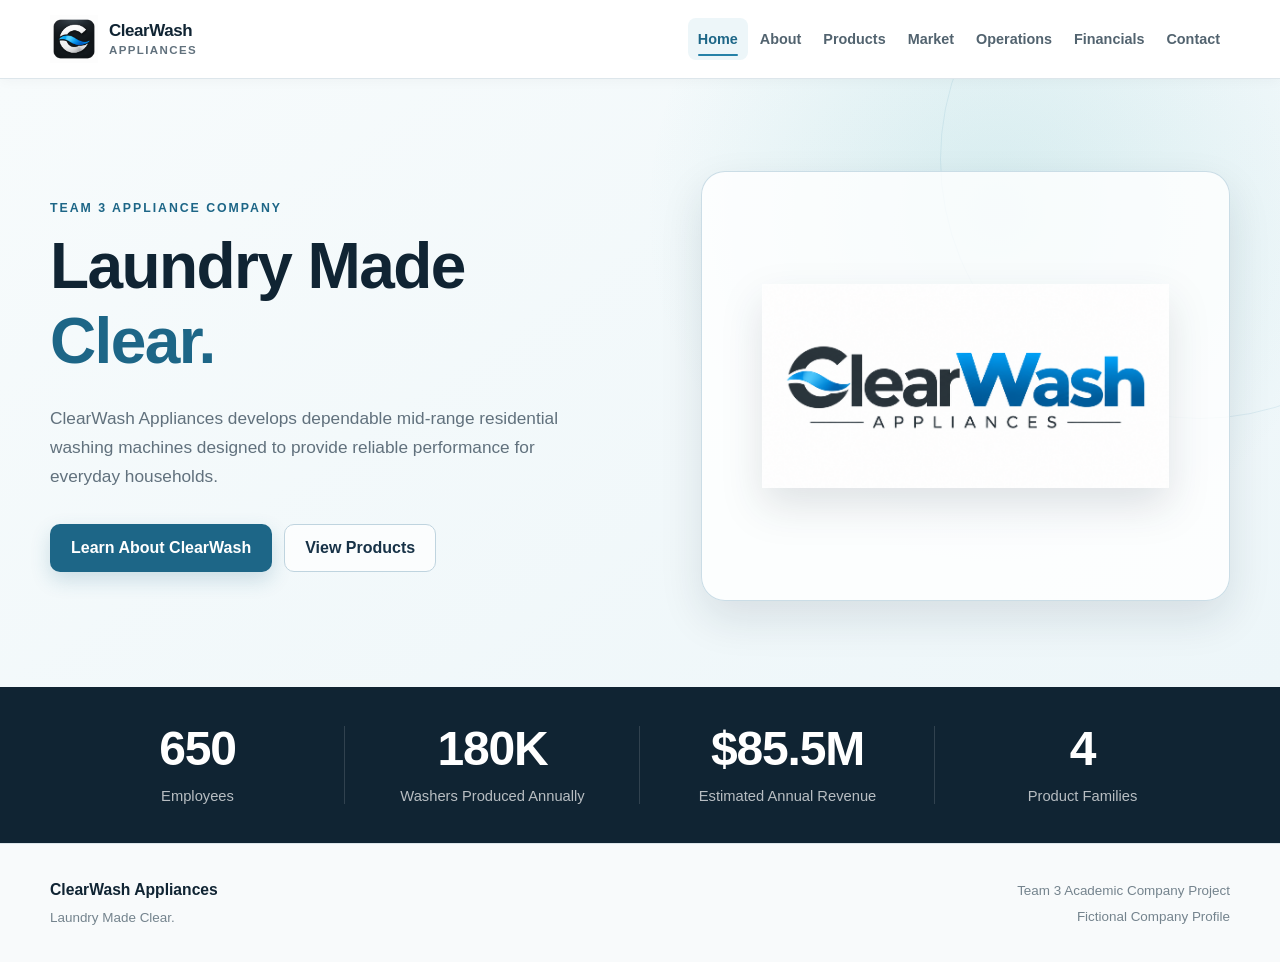
<file: index.html>
<!DOCTYPE html>
<html lang="en">

<head>
    <meta charset="UTF-8">
    <meta name="viewport" content="width=device-width, initial-scale=1.0">

    <title>ClearWash Appliances | Home</title>

    <link rel="stylesheet" href="./styles.css">
</head>

<body>

<header class="site-header">

    <div class="container nav-container">

        <a class="brand" href="index.html">

    <img
        class="brand-logo"
        src="./ClearWashLogo.png"
        alt="ClearWash Appliances logo"
    >

    <div class="brand-text">
        <span class="brand-name">ClearWash</span>
        <span class="brand-subtitle">Appliances</span>
    </div>

</a>

        <nav>
            <a href="index.html" class="active">Home</a>
            <a href="about.html">About</a>
            <a href="products.html">Products</a>
            <a href="market.html">Market</a>
            <a href="operations.html">Operations</a>
            <a href="financials.html">Financials</a>
            <a href="contact.html">Contact</a>
        </nav>

    </div>

</header>


<main>

    <!-- HERO -->
    <section class="hero">

        <div class="container hero-grid">

            <div class="hero-content">

                <p class="eyebrow">
                    TEAM 3 APPLIANCE COMPANY
                </p>

                <h1>
                    Laundry Made
                    <span>Clear.</span>
                </h1>

                <p class="hero-description">
                    ClearWash Appliances develops dependable mid-range
                    residential washing machines designed to provide
                    reliable performance for everyday households.
                </p>

                <div class="hero-buttons">

                    <a
                        class="button primary-button"
                        href="about.html"
                    >
                        Learn About ClearWash
                    </a>

                    <a
                        class="button secondary-button"
                        href="products.html"
                    >
                        View Products
                    </a>

                </div>

            </div>


            <!-- PRODUCT IMAGE -->
            <div class="washer-card">

                <img
                    class="washer-thumbnail"
                    src="./ClearWashThumb.png"
                    alt="ClearWash washing machine"
                >


            </div>

        </div>

    </section>


    <!-- COMPANY STATS -->
    <section class="stats">

        <div class="container stats-grid">

            <div class="stat">

                <h2>
                    650
                </h2>

                <p>
                    Employees
                </p>

            </div>


            <div class="stat">

                <h2>
                    180K
                </h2>

                <p>
                    Washers Produced Annually
                </p>

            </div>


            <div class="stat">

                <h2>
                    $85.5M
                </h2>

                <p>
                    Estimated Annual Revenue
                </p>

            </div>


            <div class="stat">

                <h2>
                    4
                </h2>

                <p>
                    Product Families
                </p>

            </div>

        </div>

    </section>

</main>


<footer>

    <div class="container footer-content">

        <div>

            <strong>
                ClearWash Appliances
            </strong>

            <p>
                Laundry Made Clear.
            </p>

        </div>


        <div>

            <p>
                Team 3 Academic Company Project
            </p>

            <p>
                Fictional Company Profile
            </p>

        </div>

    </div>

</footer>

</body>

</html>
</file>
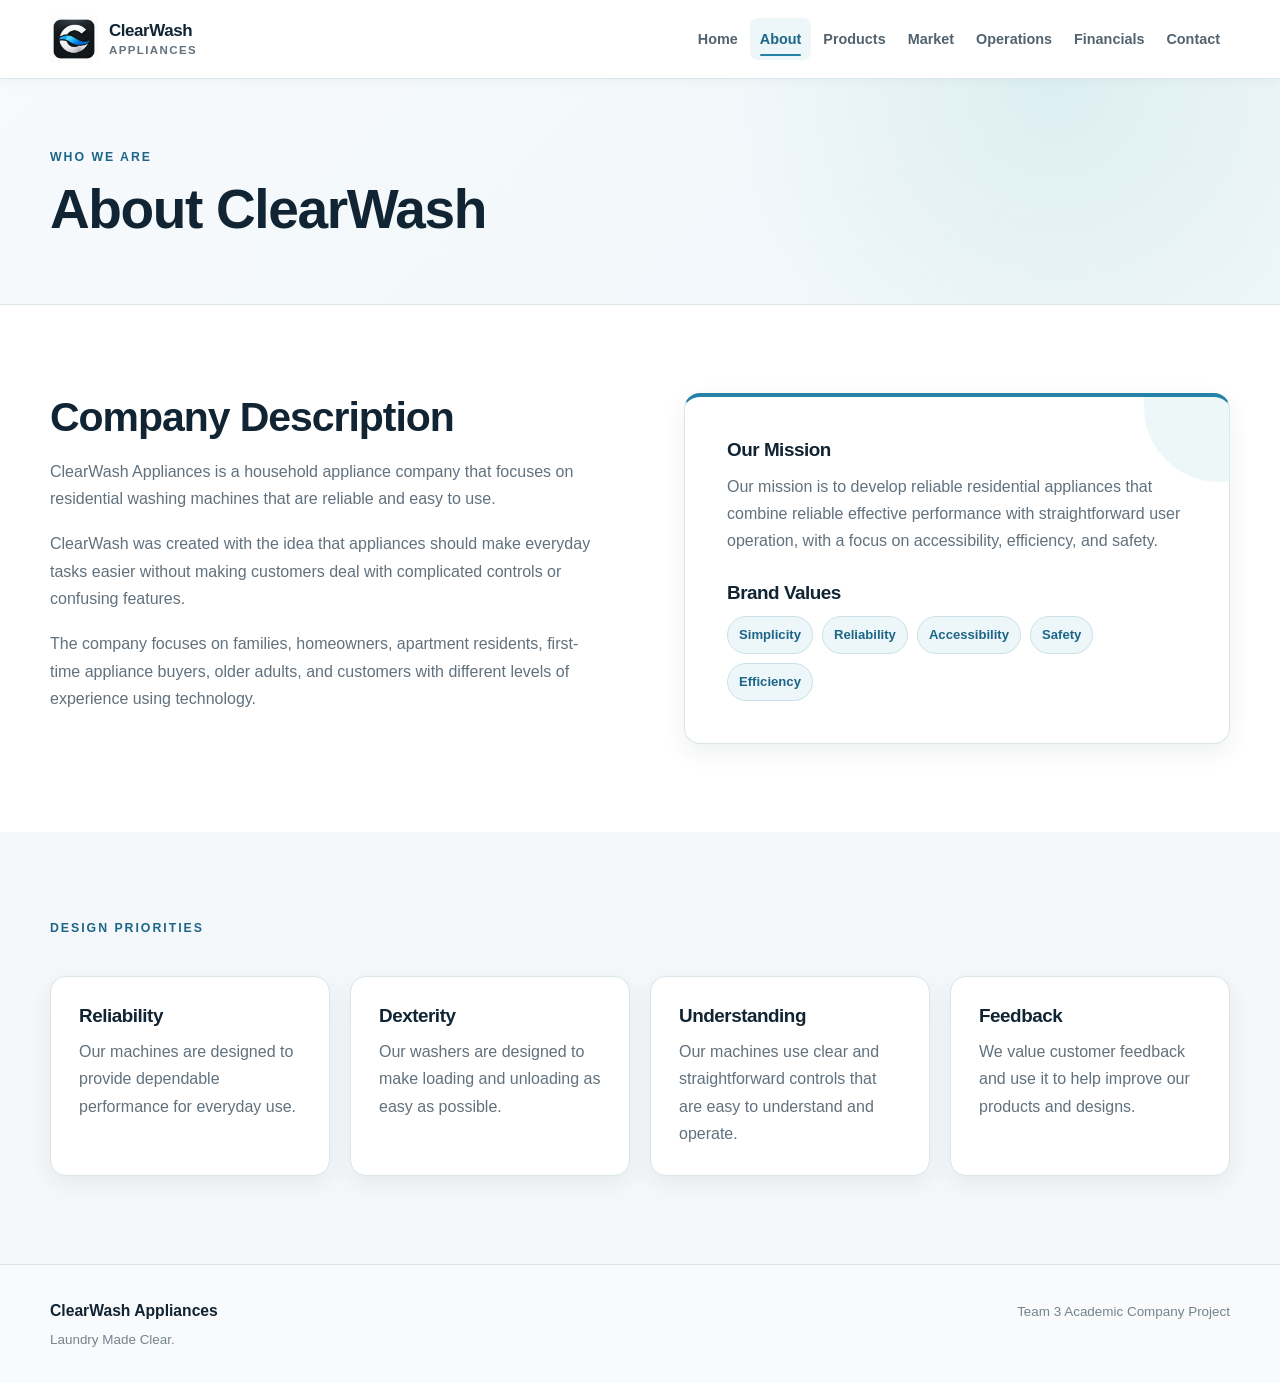
<file: about.html>
<!DOCTYPE html>
<html lang="en">

<head>
    <meta charset="UTF-8">
    <meta name="viewport" content="width=device-width, initial-scale=1.0">

    <title>ClearWash Appliances | About</title>

    <link rel="stylesheet" href="./styles.css">
</head>

<body>

<header class="site-header">
    <div class="container nav-container">

        <a class="brand" href="index.html">

            <img
                class="brand-logo"
                src="./ClearWashLogo.png"
                alt="ClearWash Appliances logo"
            >
        
            <div class="brand-text">
                <span class="brand-name">ClearWash</span>
                <span class="brand-subtitle">Appliances</span>
            </div>
        
        </a>

        <nav>
            <a href="index.html">Home</a>
            <a href="about.html" class="active">About</a>
            <a href="products.html">Products</a>
            <a href="market.html">Market</a>
            <a href="operations.html">Operations</a>
            <a href="financials.html">Financials</a>
            <a href="contact.html">Contact</a>
        </nav>

    </div>
</header>


<main>

    <section class="page-header">

        <div class="container">

            <p class="eyebrow">WHO WE ARE</p>

            <h1>About ClearWash</h1>
        </div>

    </section>


    <section class="section">

        <div class="container two-column">

            <div>

                <h2>Company Description</h2>

                <p>
                    ClearWash Appliances is a household appliance company
                     that focuses on residential washing machines that are 
                     reliable and easy to use.
                </p>

                <p>
                    ClearWash was created with the idea that appliances should
                     make everyday tasks easier without making customers deal 
                     with complicated controls or confusing features.
                </p>

                <p>
                    The company focuses on families, homeowners, apartment 
                    residents, first-time appliance buyers, older adults,
                     and customers with different levels of experience using 
                     technology.
                </p>

            </div>


            <div class="highlight-card">

                <h3>Our Mission</h3>

                <p>
                    Our mission is to develop reliable residential 
                    appliances that combine reliable effective performance 
                    with straightforward user operation, with a focus on
                    accessibility, efficiency, and safety.
                </p>

                <h3>Brand Values</h3>

                <div class="tag-list">
                    <span>Simplicity</span>
                    <span>Reliability</span>
                    <span>Accessibility</span>
                    <span>Safety</span>
                    <span>Efficiency</span>
                </div>

            </div>

        </div>

    </section>


    <section class="section light-section">

        <div class="container">

            <div class="section-heading">
                <p class="eyebrow">DESIGN PRIORITIES</p>
            </div>


            <div class="accessibility-grid">

                <div class="accessibility-card">
                    <h3>Reliability</h3>
                    <p>
                        Our machines are designed to provide dependable performance for everyday use.
                    </p>
                </div>

                <div class="accessibility-card">
                    <h3>Dexterity</h3>
                    <p>
                        Our washers are designed to make loading and unloading as easy as possible.
                    </p>
                </div>

                <div class="accessibility-card">
                    <h3>Understanding</h3>
                    <p>
                        Our machines use clear and straightforward controls that are easy to understand and operate.
                    </p>
                </div>

                <div class="accessibility-card">
                    <h3>Feedback</h3>
                    <p>
                        We value customer feedback and use it to help improve our products and designs.
                    </p>
                </div>

            </div>

        </div>

    </section>

</main>


<footer>
    <div class="container footer-content">

        <div>
            <strong>ClearWash Appliances</strong>
            <p>Laundry Made Clear.</p>
        </div>

        <div>
            <p>Team 3 Academic Company Project</p>
        </div>

    </div>
</footer>

</body>
</html>
</file>
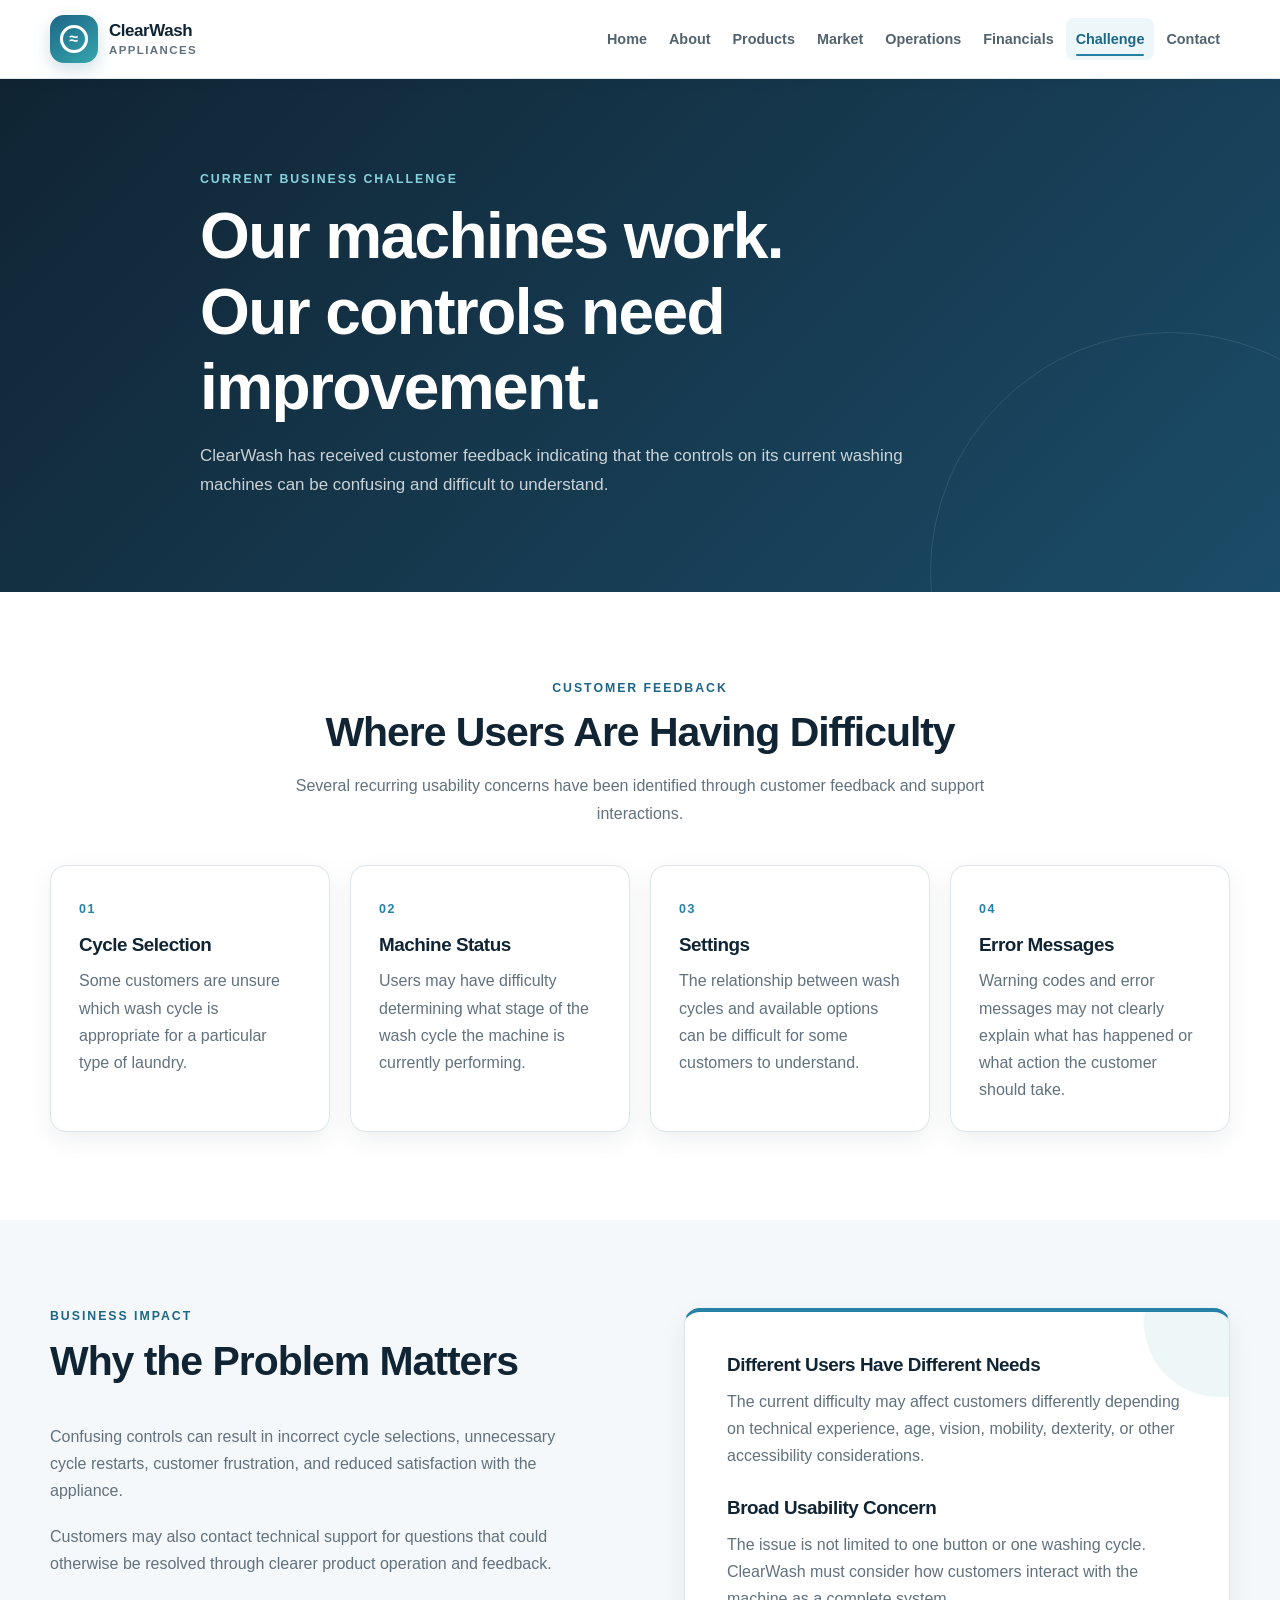
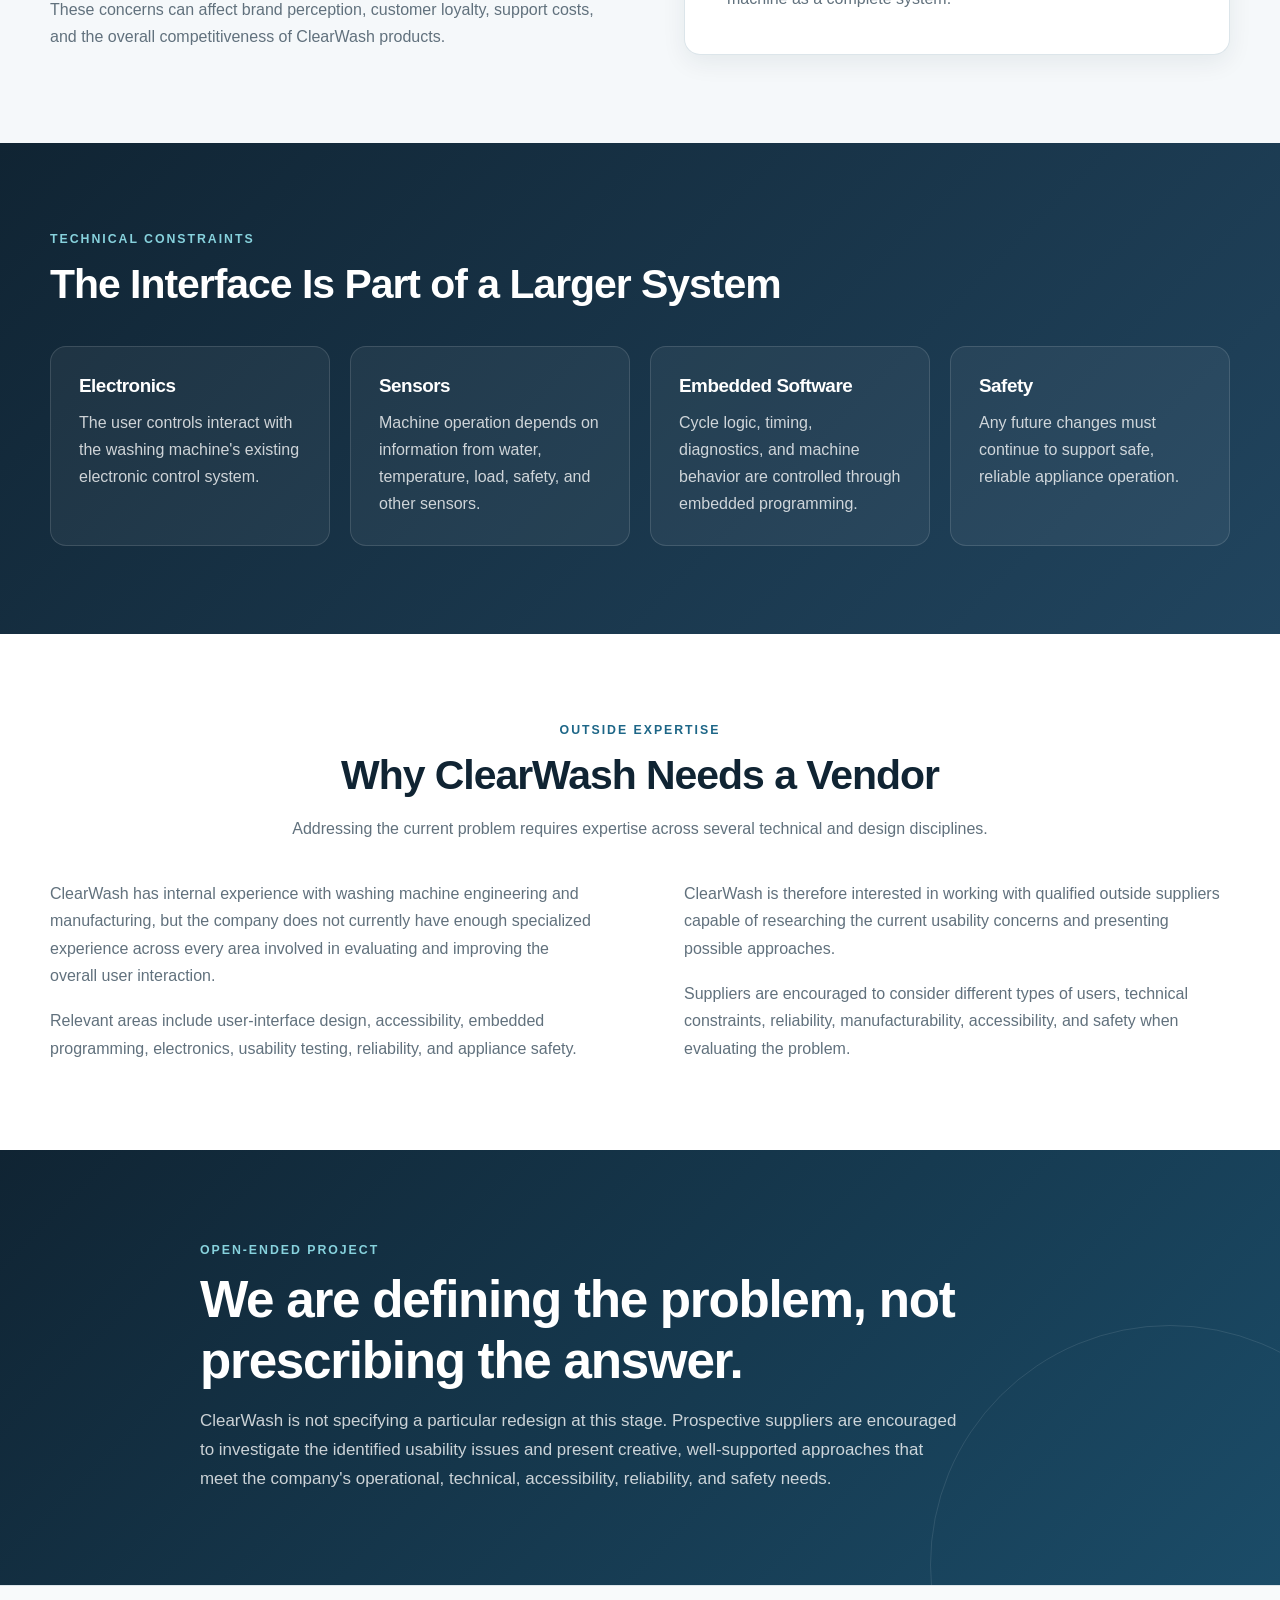
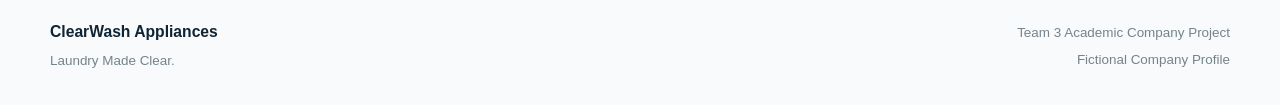
<file: challenge.html>
<!DOCTYPE html>
<html lang="en">

<head>
    <meta charset="UTF-8">
    <meta name="viewport" content="width=device-width, initial-scale=1.0">

    <title>ClearWash Appliances | Current Challenge</title>

    <link rel="stylesheet" href="./styles.css">
</head>

<body>

<header class="site-header">
    <div class="container nav-container">

        <a class="brand" href="index.html">

            <div class="logo">
                <div class="logo-door">
                    <div class="logo-water">≈</div>
                </div>
            </div>

            <div class="brand-text">
                <span class="brand-name">ClearWash</span>
                <span class="brand-subtitle">Appliances</span>
            </div>

        </a>

        <nav>
            <a href="index.html">Home</a>
            <a href="about.html">About</a>
            <a href="products.html">Products</a>
            <a href="market.html">Market</a>
            <a href="operations.html">Operations</a>
            <a href="financials.html">Financials</a>
            <a href="challenge.html" class="active">Challenge</a>
            <a href="contact.html">Contact</a>
        </nav>

    </div>
</header>


<main>

    <section class="challenge-section">

        <div class="container challenge-content">

            <p class="eyebrow light-eyebrow">
                CURRENT BUSINESS CHALLENGE
            </p>

            <h1>
                Our machines work.<br>
                Our controls need improvement.
            </h1>

            <p>
                ClearWash has received customer feedback indicating that the
                controls on its current washing machines can be confusing and
                difficult to understand.
            </p>

        </div>

    </section>


    <section class="section">

        <div class="container">

            <div class="section-heading centered">

                <p class="eyebrow">
                    CUSTOMER FEEDBACK
                </p>

                <h2>
                    Where Users Are Having Difficulty
                </h2>

                <p>
                    Several recurring usability concerns have been identified
                    through customer feedback and support interactions.
                </p>

            </div>


            <div class="accessibility-grid">

                <div class="accessibility-card">

                    <span class="number">
                        01
                    </span>

                    <h3>
                        Cycle Selection
                    </h3>

                    <p>
                        Some customers are unsure which wash cycle is
                        appropriate for a particular type of laundry.
                    </p>

                </div>


                <div class="accessibility-card">

                    <span class="number">
                        02
                    </span>

                    <h3>
                        Machine Status
                    </h3>

                    <p>
                        Users may have difficulty determining what stage of the
                        wash cycle the machine is currently performing.
                    </p>

                </div>


                <div class="accessibility-card">

                    <span class="number">
                        03
                    </span>

                    <h3>
                        Settings
                    </h3>

                    <p>
                        The relationship between wash cycles and available
                        options can be difficult for some customers to
                        understand.
                    </p>

                </div>


                <div class="accessibility-card">

                    <span class="number">
                        04
                    </span>

                    <h3>
                        Error Messages
                    </h3>

                    <p>
                        Warning codes and error messages may not clearly explain
                        what has happened or what action the customer should
                        take.
                    </p>

                </div>

            </div>

        </div>

    </section>


    <section class="section light-section">

        <div class="container two-column">

            <div>

                <div class="section-heading">

                    <p class="eyebrow">
                        BUSINESS IMPACT
                    </p>

                    <h2>
                        Why the Problem Matters
                    </h2>

                </div>

                <p>
                    Confusing controls can result in incorrect cycle
                    selections, unnecessary cycle restarts, customer
                    frustration, and reduced satisfaction with the appliance.
                </p>

                <p>
                    Customers may also contact technical support for questions
                    that could otherwise be resolved through clearer product
                    operation and feedback.
                </p>

                <p>
                    These concerns can affect brand perception, customer
                    loyalty, support costs, and the overall competitiveness of
                    ClearWash products.
                </p>

            </div>


            <div class="highlight-card">

                <h3>
                    Different Users Have Different Needs
                </h3>

                <p>
                    The current difficulty may affect customers differently
                    depending on technical experience, age, vision, mobility,
                    dexterity, or other accessibility considerations.
                </p>

                <h3>
                    Broad Usability Concern
                </h3>

                <p>
                    The issue is not limited to one button or one washing
                    cycle. ClearWash must consider how customers interact with
                    the machine as a complete system.
                </p>

            </div>

        </div>

    </section>


    <section class="section dark-section">

        <div class="container">

            <div class="section-heading">

                <p class="eyebrow light-eyebrow">
                    TECHNICAL CONSTRAINTS
                </p>

                <h2>
                    The Interface Is Part of a Larger System
                </h2>

            </div>


            <div class="feature-grid">

                <div class="feature">

                    <h3>
                        Electronics
                    </h3>

                    <p>
                        The user controls interact with the washing machine's
                        existing electronic control system.
                    </p>

                </div>


                <div class="feature">

                    <h3>
                        Sensors
                    </h3>

                    <p>
                        Machine operation depends on information from water,
                        temperature, load, safety, and other sensors.
                    </p>

                </div>


                <div class="feature">

                    <h3>
                        Embedded Software
                    </h3>

                    <p>
                        Cycle logic, timing, diagnostics, and machine behavior
                        are controlled through embedded programming.
                    </p>

                </div>


                <div class="feature">

                    <h3>
                        Safety
                    </h3>

                    <p>
                        Any future changes must continue to support safe,
                        reliable appliance operation.
                    </p>

                </div>

            </div>

        </div>

    </section>


    <section class="section">

        <div class="container">

            <div class="section-heading centered">

                <p class="eyebrow">
                    OUTSIDE EXPERTISE
                </p>

                <h2>
                    Why ClearWash Needs a Vendor
                </h2>

                <p>
                    Addressing the current problem requires expertise across
                    several technical and design disciplines.
                </p>

            </div>


            <div class="two-column">

                <div>

                    <p>
                        ClearWash has internal experience with washing machine
                        engineering and manufacturing, but the company does not
                        currently have enough specialized experience across
                        every area involved in evaluating and improving the
                        overall user interaction.
                    </p>

                    <p>
                        Relevant areas include user-interface design,
                        accessibility, embedded programming, electronics,
                        usability testing, reliability, and appliance safety.
                    </p>

                </div>


                <div>

                    <p>
                        ClearWash is therefore interested in working with
                        qualified outside suppliers capable of researching the
                        current usability concerns and presenting possible
                        approaches.
                    </p>

                    <p>
                        Suppliers are encouraged to consider different types of
                        users, technical constraints, reliability,
                        manufacturability, accessibility, and safety when
                        evaluating the problem.
                    </p>

                </div>

            </div>

        </div>

    </section>


    <section class="challenge-section">

        <div class="container challenge-content">

            <p class="eyebrow light-eyebrow">
                OPEN-ENDED PROJECT
            </p>

            <h2>
                We are defining the problem,
                not prescribing the answer.
            </h2>

            <p>
                ClearWash is not specifying a particular redesign at this
                stage. Prospective suppliers are encouraged to investigate the
                identified usability issues and present creative,
                well-supported approaches that meet the company's operational,
                technical, accessibility, reliability, and safety needs.
            </p>

        </div>

    </section>

</main>


<footer>

    <div class="container footer-content">

        <div>
            <strong>ClearWash Appliances</strong>
            <p>Laundry Made Clear.</p>
        </div>

        <div>
            <p>Team 3 Academic Company Project</p>
            <p>Fictional Company Profile</p>
        </div>

    </div>

</footer>

</body>
</html>
</file>
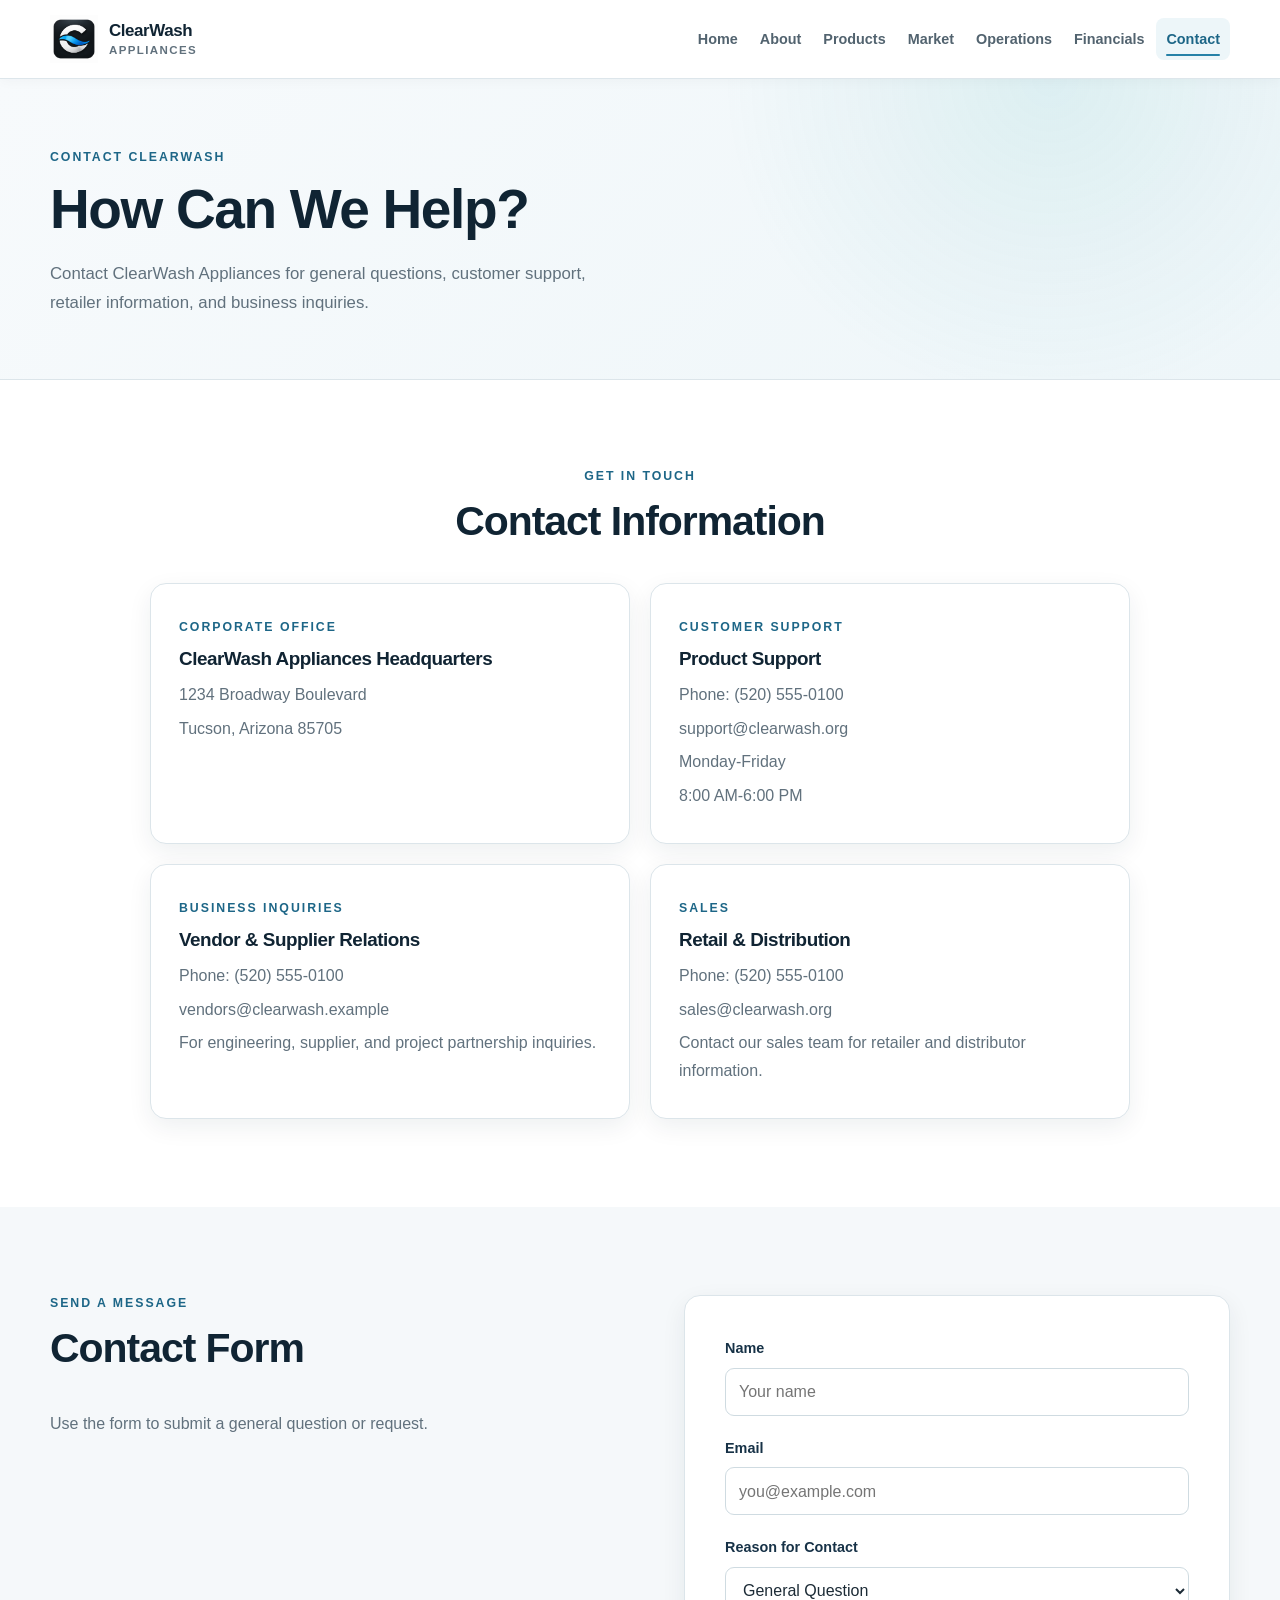
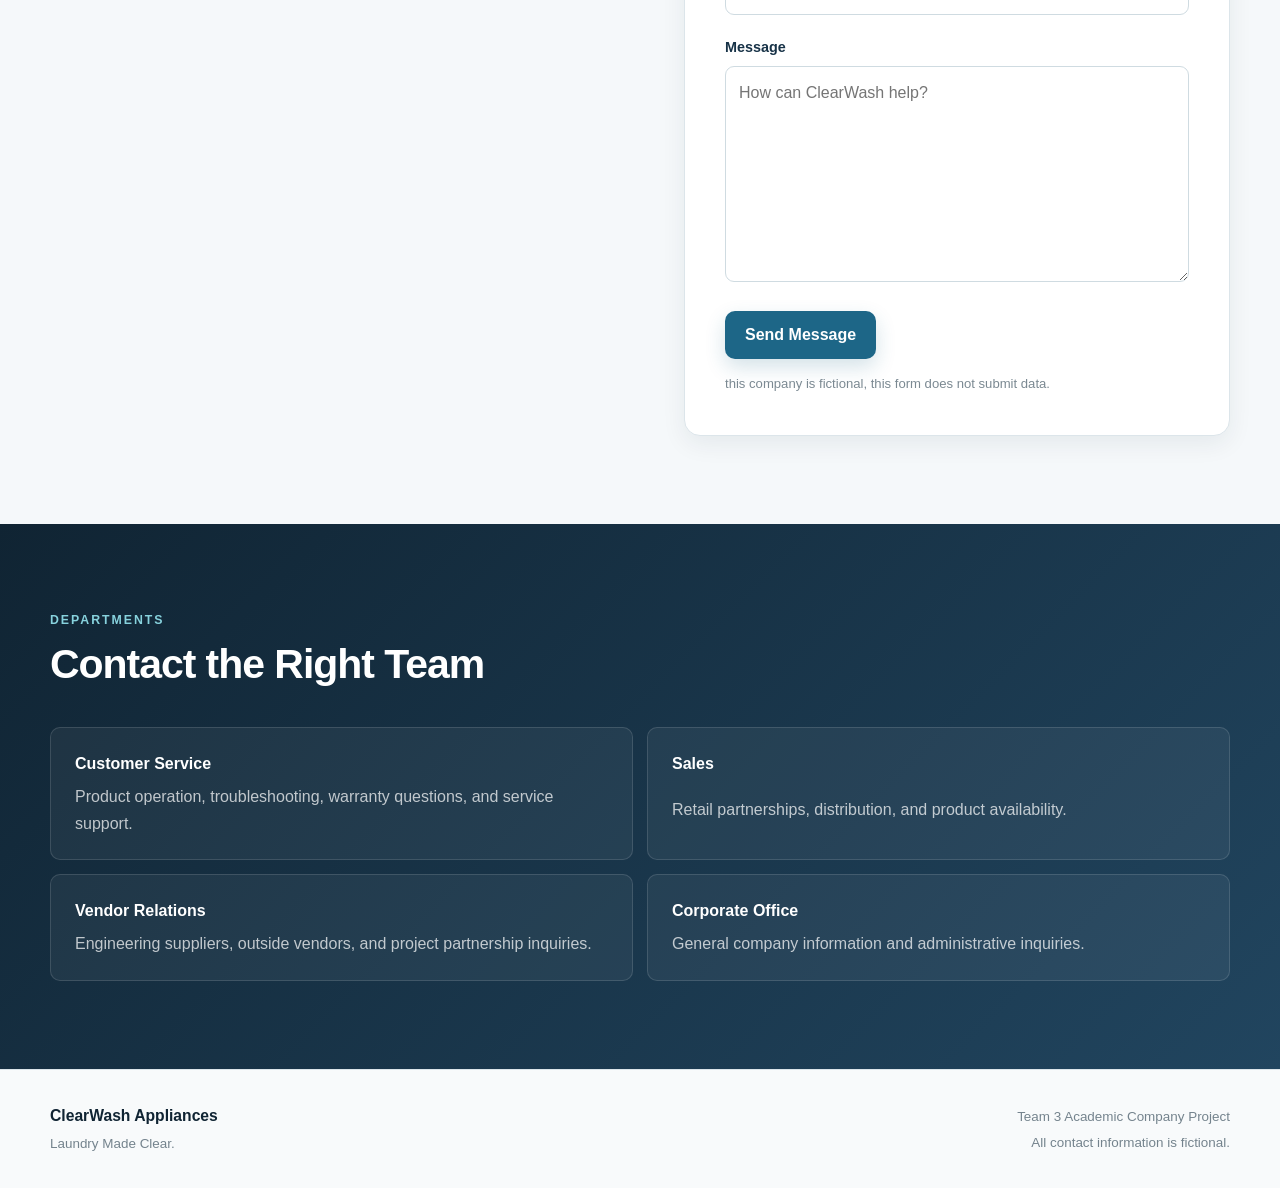
<file: contact.html>
<!DOCTYPE html>
<html lang="en">

<head>
    <meta charset="UTF-8">
    <meta name="viewport" content="width=device-width, initial-scale=1.0">

    <title>ClearWash Appliances | Contact</title>

    <link rel="stylesheet" href="./styles.css">
</head>

<body>

<header class="site-header">
    <div class="container nav-container">

        <a class="brand" href="index.html">

            <img
                class="brand-logo"
                src="./ClearWashLogo.png"
                alt="ClearWash Appliances logo"
            >
        
            <div class="brand-text">
                <span class="brand-name">ClearWash</span>
                <span class="brand-subtitle">Appliances</span>
            </div>
        
        </a>

        <nav>
            <a href="index.html">Home</a>
            <a href="about.html">About</a>
            <a href="products.html">Products</a>
            <a href="market.html">Market</a>
            <a href="operations.html">Operations</a>
            <a href="financials.html">Financials</a>
            <a href="contact.html" class="active">Contact</a>
        </nav>

    </div>
</header>


<main>

    <section class="page-header">

        <div class="container">

            <p class="eyebrow">CONTACT CLEARWASH</p>

            <h1>How Can We Help?</h1>

            <p>
                Contact ClearWash Appliances for general questions,
                customer support,<br> retailer information, and business inquiries.
            </p>

        </div>

    </section>


    <section class="section">

    <div class="container">

        <div class="section-heading centered">

            <p class="eyebrow">
                GET IN TOUCH
            </p>

            <h2>
                Contact Information
            </h2>

        </div>


        <div class="contact-grid">

            <div class="contact-card">

                <span class="contact-label">
                    CORPORATE OFFICE
                </span>

                <h3>
                    ClearWash Appliances Headquarters
                </h3>

                <p>
                    1234 Broadway Boulevard
                </p>

                <p>
                    Tucson, Arizona 85705
                </p>

            </div>


            <div class="contact-card">

                <span class="contact-label">
                    CUSTOMER SUPPORT
                </span>

                <h3>
                    Product Support
                </h3>

                <p>
                    Phone: (520) 555-0100
                </p>

                <p>
                    support@clearwash.org
                </p>

                <p>
                    Monday-Friday
                </p>

                <p>
                    8:00 AM-6:00 PM
                </p>

            </div>


            <div class="contact-card">

                <span class="contact-label">
                    BUSINESS INQUIRIES
                </span>

                <h3>
                    Vendor & Supplier Relations
                </h3>

                <p>
                    Phone: (520) 555-0100
                </p>

                <p>
                    vendors@clearwash.example
                </p>

                <p>
                    For engineering, supplier, and project
                    partnership inquiries.
                </p>

            </div>


            <div class="contact-card">

                <span class="contact-label">
                    SALES
                </span>

                <h3>
                    Retail & Distribution
                </h3>

                <p>
                    Phone: (520) 555-0100
                </p>

                <p>
                    sales@clearwash.org
                </p>

                <p>
                    Contact our sales team for retailer
                    and distributor information.
                </p>

            </div>

        </div>

    </div>

</section>


    <section class="section light-section">

        <div class="container">

            <div class="two-column">

                <div>

                    <div class="section-heading">

                        <p class="eyebrow">
                            SEND A MESSAGE
                        </p>

                        <h2>
                            Contact Form
                        </h2>

                    </div>

                    <p>
                        Use the form to submit a general question or request.
                    </p>

                </div>


                <form class="contact-form">

                    <div class="form-group">

                        <label for="name">
                            Name
                        </label>

                        <input
                            type="text"
                            id="name"
                            name="name"
                            placeholder="Your name"
                        >

                    </div>


                    <div class="form-group">

                        <label for="email">
                            Email
                        </label>

                        <input
                            type="email"
                            id="email"
                            name="email"
                            placeholder="you@example.com"
                        >

                    </div>


                    <div class="form-group">

                        <label for="topic">
                            Reason for Contact
                        </label>

                        <select id="topic" name="topic">

                            <option>
                                General Question
                            </option>

                            <option>
                                Product Support
                            </option>

                            <option>
                                Warranty Question
                            </option>

                            <option>
                                Retail / Sales
                            </option>

                            <option>
                                Vendor / Supplier Inquiry
                            </option>

                        </select>

                    </div>


                    <div class="form-group">

                        <label for="message">
                            Message
                        </label>

                        <textarea
                            id="message"
                            name="message"
                            rows="7"
                            placeholder="How can ClearWash help?"
                        ></textarea>

                    </div>


                    <button type="button" class="button primary-button">
                        Send Message
                    </button>

                    <p class="form-note">
                        this company is fictional, this form does not submit data.
                    </p>

                </form>

            </div>

        </div>

    </section>


    <section class="section dark-section">

        <div class="container">

            <div class="section-heading">

                <p class="eyebrow light-eyebrow">
                    DEPARTMENTS
                </p>

                <h2>
                    Contact the Right Team
                </h2>

            </div>


            <div class="competitor-grid">

                <div>

                    <strong>
                        Customer Service
                    </strong>

                    <span>
                        Product operation, troubleshooting, warranty questions,
                        and service support.
                    </span>

                </div>


                <div>

                    <strong>
                        Sales
                    </strong>

                    <span>
                        Retail partnerships, distribution, and product
                        availability.
                    </span>

                </div>


                <div>

                    <strong>
                        Vendor Relations
                    </strong>

                    <span>
                        Engineering suppliers, outside vendors, and project
                        partnership inquiries.
                    </span>

                </div>


                <div>

                    <strong>
                        Corporate Office
                    </strong>

                    <span>
                        General company information and administrative
                        inquiries.
                    </span>

                </div>

            </div>

        </div>

    </section>

</main>


<footer>

    <div class="container footer-content">

        <div>
            <strong>ClearWash Appliances</strong>
            <p>Laundry Made Clear.</p>
        </div>

        <div>
            <p>Team 3 Academic Company Project</p>
            <p>All contact information is fictional.</p>
        </div>

    </div>

</footer>

</body>
</html>
</file>
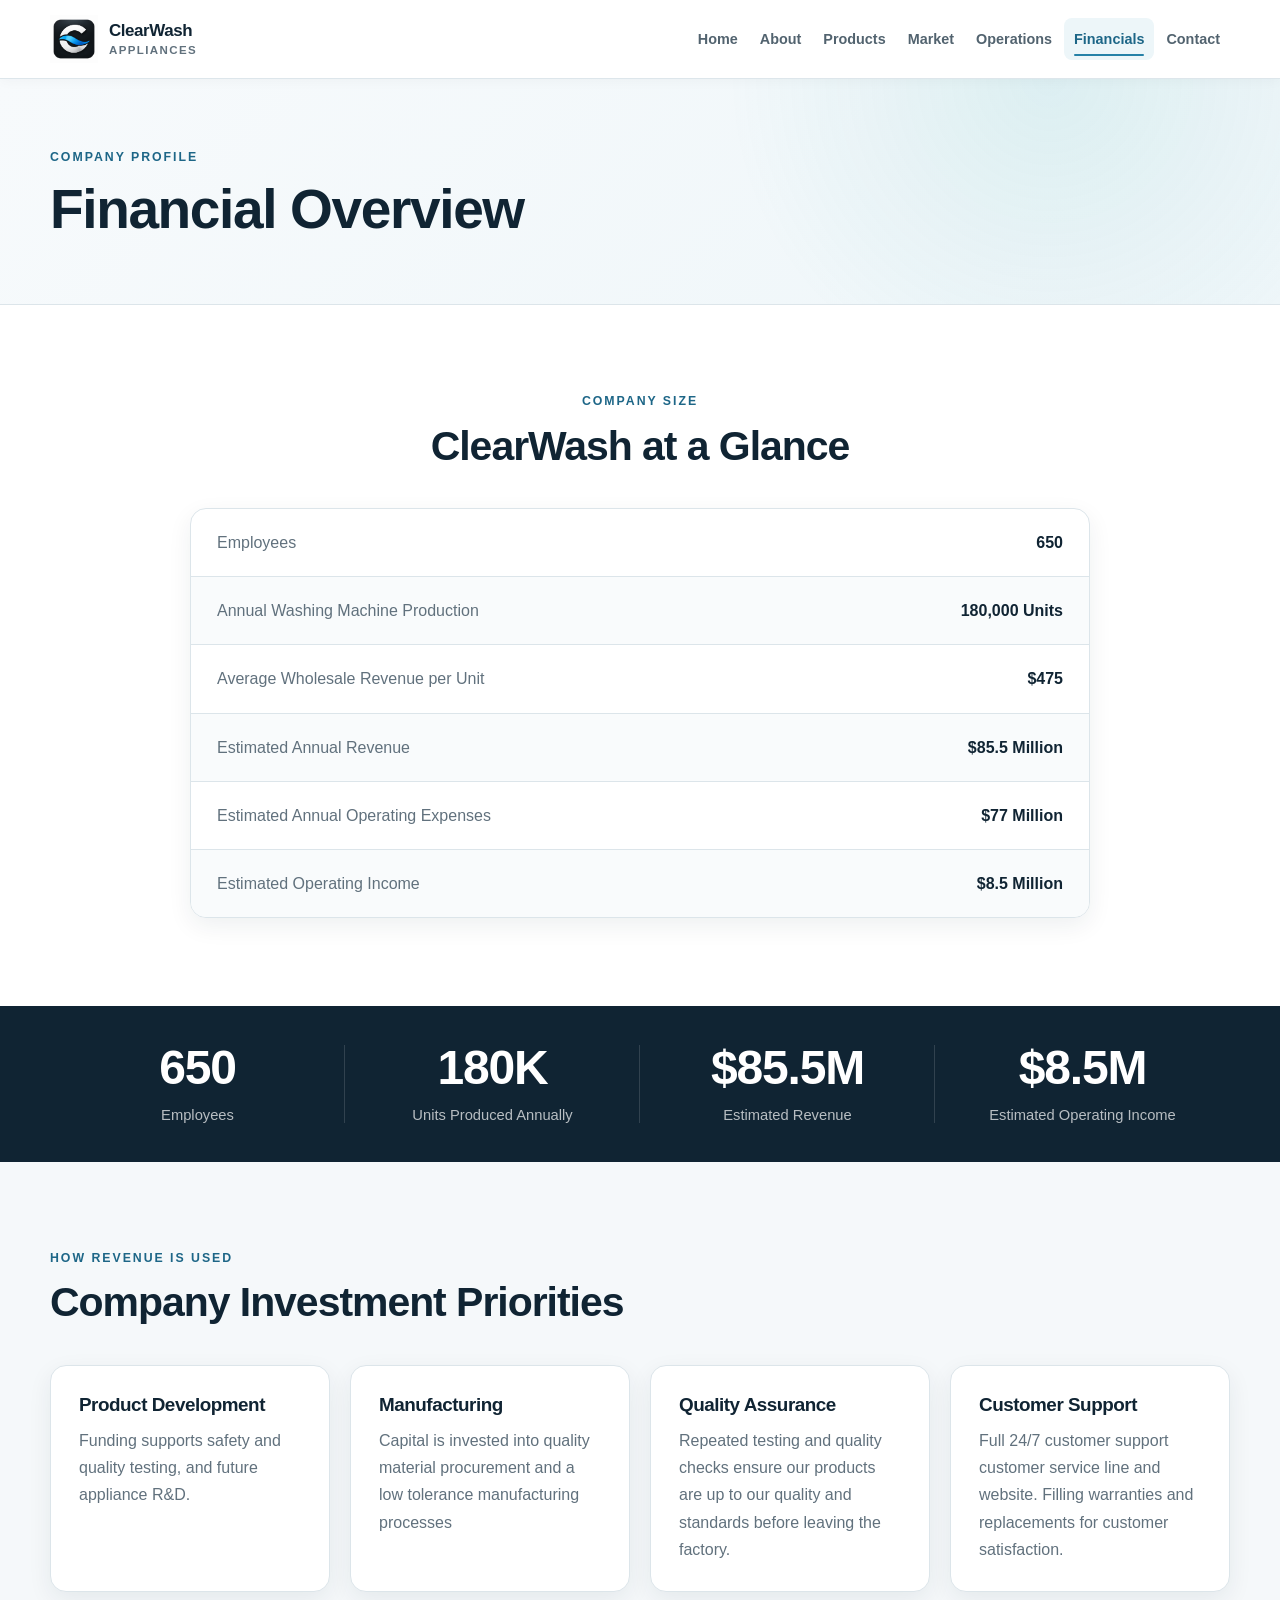
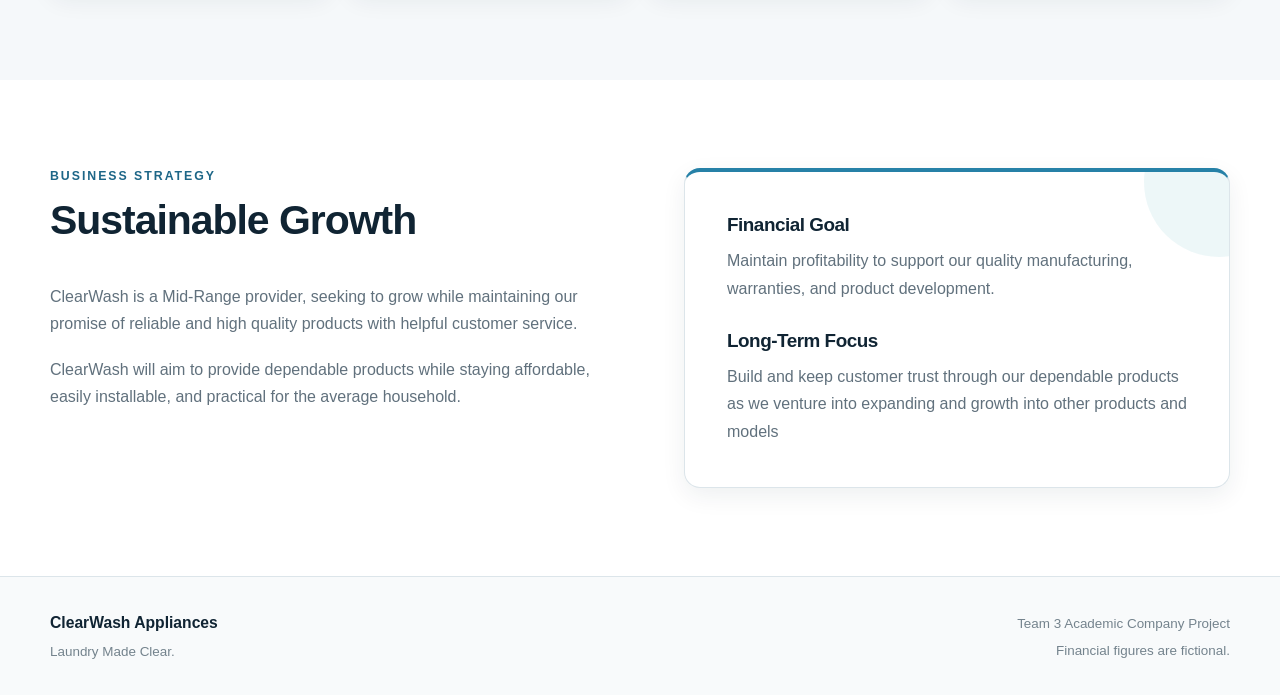
<file: financials.html>
<!DOCTYPE html>
<html lang="en">

<head>
    <meta charset="UTF-8">
    <meta name="viewport" content="width=device-width, initial-scale=1.0">

    <title>ClearWash Appliances | Financials</title>

    <link rel="stylesheet" href="./styles.css">
</head>

<body>

<header class="site-header">
    <div class="container nav-container">

        <a class="brand" href="index.html">

            <img
                class="brand-logo"
                src="./ClearWashLogo.png"
                alt="ClearWash Appliances logo"
            >
        
            <div class="brand-text">
                <span class="brand-name">ClearWash</span>
                <span class="brand-subtitle">Appliances</span>
            </div>
        
        </a>

        <nav>
            <a href="index.html">Home</a>
            <a href="about.html">About</a>
            <a href="products.html">Products</a>
            <a href="market.html">Market</a>
            <a href="operations.html">Operations</a>
            <a href="financials.html" class="active">Financials</a>
            <a href="contact.html">Contact</a>
        </nav>

    </div>
</header>


<main>

    <section class="page-header">

        <div class="container">

            <p class="eyebrow">
                COMPANY PROFILE
            </p>

            <h1>Financial Overview</h1>

        </div>

    </section>


    <section class="section">

        <div class="container">

            <div class="section-heading centered">

                <p class="eyebrow">
                    COMPANY SIZE
                </p>

                <h2>ClearWash at a Glance</h2>

            </div>


            <div class="financial-card">

                <div class="financial-row">
                    <span>Employees</span>
                    <strong>650</strong>
                </div>

                <div class="financial-row">
                    <span>Annual Washing Machine Production</span>
                    <strong>180,000 Units</strong>
                </div>

                <div class="financial-row">
                    <span>Average Wholesale Revenue per Unit</span>
                    <strong>$475</strong>
                </div>

                <div class="financial-row">
                    <span>Estimated Annual Revenue</span>
                    <strong>$85.5 Million</strong>
                </div>

                <div class="financial-row">
                    <span>Estimated Annual Operating Expenses</span>
                    <strong>$77 Million</strong>
                </div>

                <div class="financial-row">
                    <span>Estimated Operating Income</span>
                    <strong>$8.5 Million</strong>
                </div>

            </div>

        </div>

    </section>


    <section class="stats">

        <div class="container stats-grid">

            <div class="stat">
                <h2>650</h2>
                <p>Employees</p>
            </div>

            <div class="stat">
                <h2>180K</h2>
                <p>Units Produced Annually</p>
            </div>

            <div class="stat">
                <h2>$85.5M</h2>
                <p>Estimated Revenue</p>
            </div>

            <div class="stat">
                <h2>$8.5M</h2>
                <p>Estimated Operating Income</p>
            </div>

        </div>

    </section>


    <section class="section light-section">

        <div class="container">

            <div class="section-heading">

                <p class="eyebrow">
                    HOW REVENUE IS USED
                </p>

                <h2>Company Investment Priorities</h2>

            </div>


            <div class="feature-grid">

                <div class="feature">

                    <h3>
                        Product Development
                    </h3>

                    <p>
                        Funding supports safety and quality
                        testing, and future appliance R&amp;D.
                    </p>

                </div>


                <div class="feature">

                    <h3>
                        Manufacturing
                    </h3>

                    <p>
                        Capital is invested into quality material procurement 
                        and a low tolerance manufacturing processes
                    </p>

                </div>


                <div class="feature">

                    <h3>
                        Quality Assurance
                    </h3>

                    <p>
                        Repeated testing and quality checks ensure our products
                        are up to our quality and standards before leaving the factory.
                    </p>

                </div>


                <div class="feature">

                    <h3>
                        Customer Support
                    </h3>

                    <p>
                        Full 24/7 customer support customer service line and website.
                        Filling warranties and replacements for customer satisfaction. 
                    </p>

                </div>

            </div>

        </div>

    </section>


    <section class="section">

        <div class="container two-column">

            <div>

                <div class="section-heading">

                    <p class="eyebrow">
                        BUSINESS STRATEGY
                    </p>

                    <h2>
                        Sustainable Growth
                    </h2>

                </div>

                <p>
                    ClearWash is a Mid-Range provider, seeking to grow
                    while maintaining our promise of reliable and high quality products
                    with helpful customer service.
                </p>

                <p>
                    ClearWash will aim to provide dependable products 
                    while staying affordable, easily installable, and practical
                    for the average household. 
                </p>

            </div>


            <div class="highlight-card">

                <h3>
                    Financial Goal
                </h3>

                <p>
                    Maintain profitability to support our quality manufacturing,
                    warranties, and product development. 
                </p>

                <h3>
                    Long-Term Focus
                </h3>

                <p>
                    Build and keep customer trust through our dependable products
                    as we venture into expanding and growth into other products and models
                </p>

            </div>

        </div>

    </section>

</main>


<footer>

    <div class="container footer-content">

        <div>
            <strong>ClearWash Appliances</strong>
            <p>Laundry Made Clear.</p>
        </div>

        <div>
            <p>Team 3 Academic Company Project</p>
            <p>Financial figures are fictional.</p>
        </div>

    </div>

</footer>

</body>
</html>
</file>
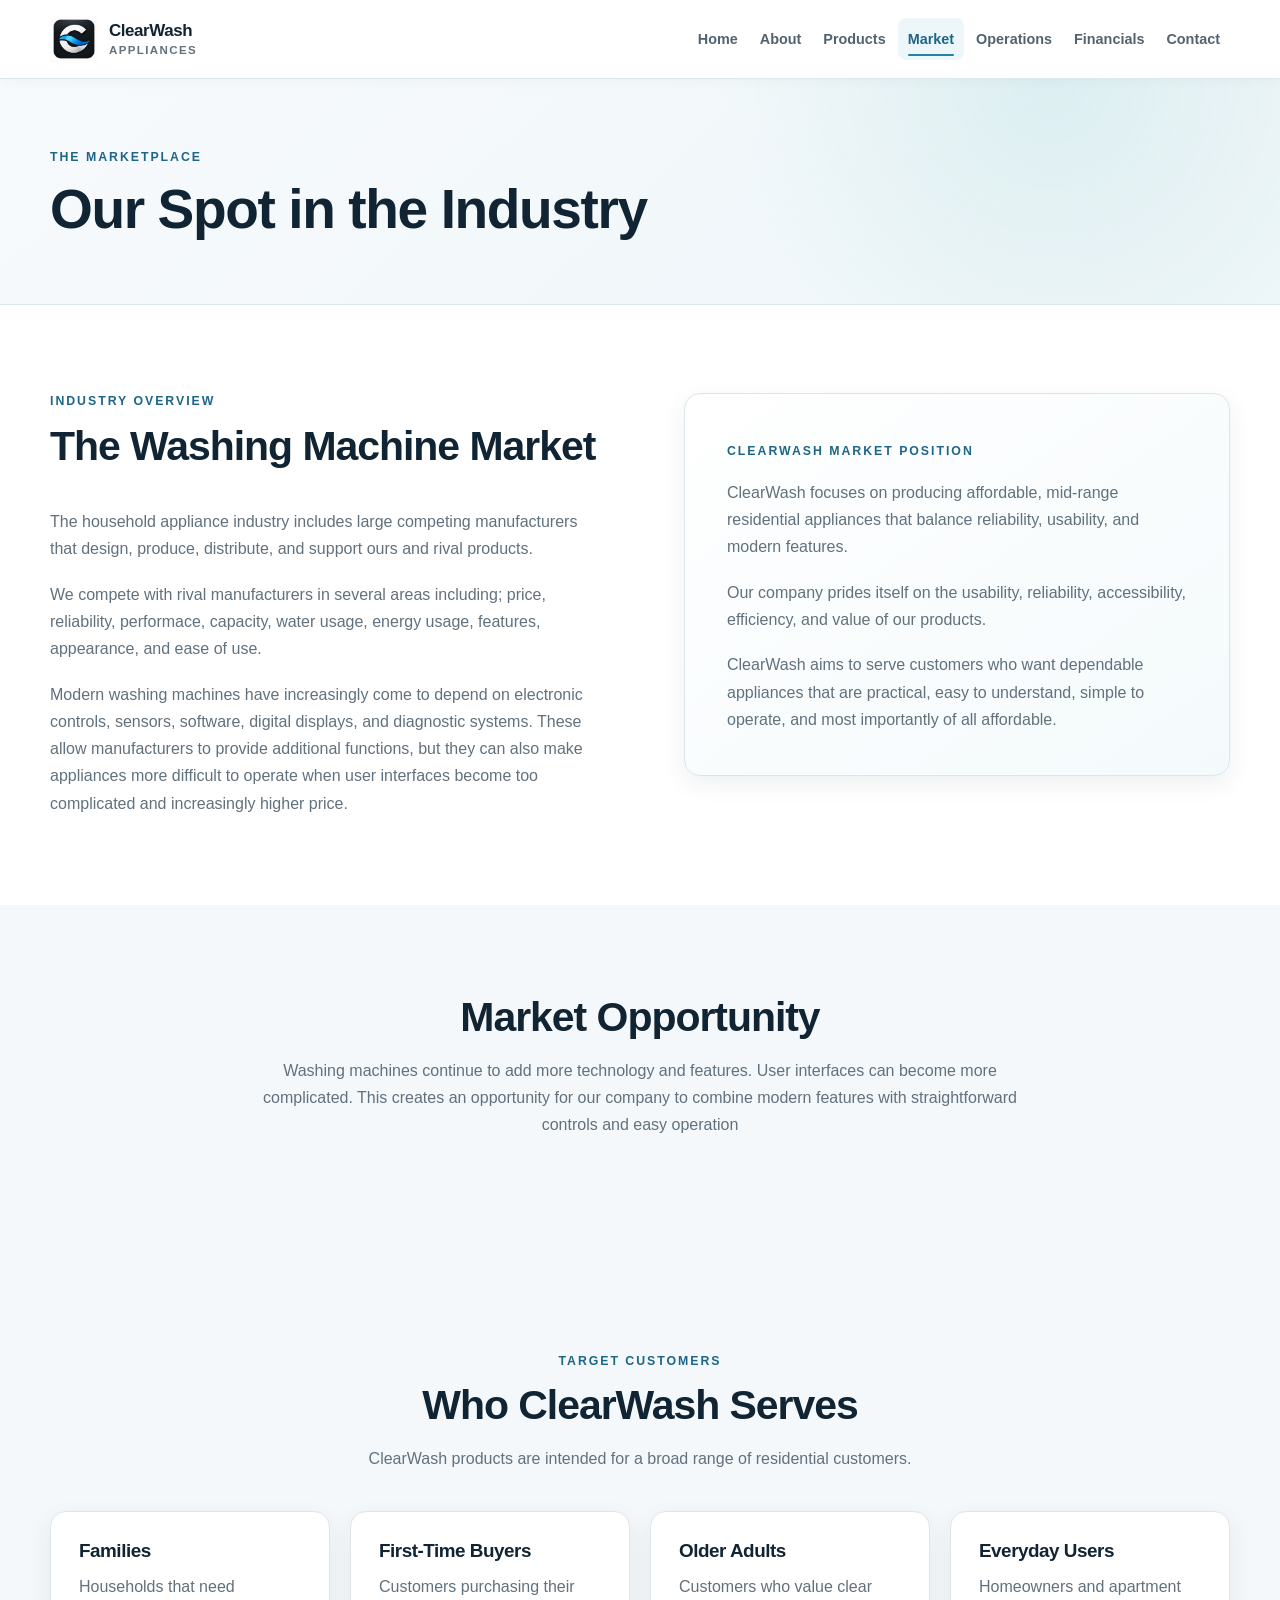
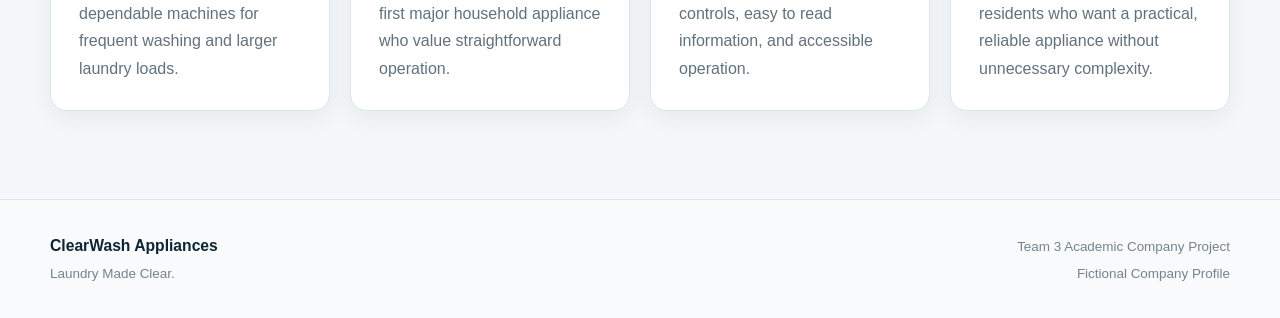
<file: market.html>
<!DOCTYPE html>
<html lang="en">

<head>
    <meta charset="UTF-8">
    <meta name="viewport" content="width=device-width, initial-scale=1.0">

    <title>ClearWash Appliances | Market</title>

    <link rel="stylesheet" href="./styles.css">
</head>

<body>

<header class="site-header">
    <div class="container nav-container">

        <a class="brand" href="index.html">

            <img
                class="brand-logo"
                src="./ClearWashLogo.png"
                alt="ClearWash Appliances logo"
            >
        
            <div class="brand-text">
                <span class="brand-name">ClearWash</span>
                <span class="brand-subtitle">Appliances</span>
            </div>
        
        </a>

        <nav>
            <a href="index.html">Home</a>
            <a href="about.html">About</a>
            <a href="products.html">Products</a>
            <a href="market.html" class="active">Market</a>
            <a href="operations.html">Operations</a>
            <a href="financials.html">Financials</a>
            <a href="contact.html">Contact</a>
        </nav>

    </div>
</header>


<main>

    <section class="page-header">

        <div class="container">

            <p class="eyebrow">THE MARKETPLACE</p>

            <h1>Our Spot in the Industry</h1>

        </div>

    </section>


    <section class="section">

        <div class="container two-column">

            <div>

                <div class="section-heading">
                    <p class="eyebrow">INDUSTRY OVERVIEW</p>
                    <h2>The Washing Machine Market</h2>
                </div>

                <p>
                    The household appliance industry includes large competing
                    manufacturers that design, produce, distribute, and support
                    ours and rival products.
                </p>

                <p>
                    We compete with rival manufacturers in several areas including;
                    price, reliability, performace, capacity, water usage, energy usage,
                    features, appearance, and ease of use.
                </p>

                <p>
                    Modern washing machines have increasingly come to depend on electronic
                    controls, sensors, software, digital displays, and
                    diagnostic systems. These allow manufacturers
                    to provide additional functions, but they can also make
                    appliances more difficult to operate when user interfaces
                    become too complicated and increasingly higher price.
                </p>

            </div>


            <div class="market-position">

                <p class="small-label">
                    CLEARWASH MARKET POSITION
                </p>


                <p>
                    ClearWash focuses on producing affordable, mid-range residential appliances 
                    that balance reliability, usability, and modern features.
                </p>

                <p>
                    Our company prides itself on the usability, reliability, accessibility, 
                    efficiency, and value of our products.
                </p>

                <p>
                    ClearWash aims to serve customers who want dependable appliances that 
                    are practical, easy to understand, simple to operate, and most importantly of all 
                    affordable. 
                </p>

            </div>

        </div>

    </section>


    <section class="section light-section">

        <div class="container">

            <div class="section-heading centered">

                <h2>Market Opportunity</h2>

                <p>
                    Washing machines continue to add more technology and features. User interfaces can become more complicated. 
                    This creates an opportunity for our company to combine modern features with straightforward controls and easy operation
                </p>

            </div>
        </div>
    </section>


    <section class="section light-section">

        <div class="container">

            <div class="section-heading centered">

                <p class="eyebrow">
                    TARGET CUSTOMERS
                </p>

                <h2>Who ClearWash Serves</h2>

                <p>
                    ClearWash products are intended for a broad range of
                    residential customers.
                </p>

            </div>


            <div class="accessibility-grid">

                <div class="accessibility-card">
                    <h3>Families</h3>
                    <p>
                        Households that need dependable machines for frequent
                        washing and larger laundry loads.
                    </p>
                </div>

                <div class="accessibility-card">
                    <h3>First-Time Buyers</h3>
                    <p>
                        Customers purchasing their first major household
                        appliance who value straightforward operation.
                    </p>
                </div>

                <div class="accessibility-card">
                    <h3>Older Adults</h3>
                    <p>
                        Customers who value clear controls, easy to read information, and accessible operation.
                    </p>
                </div>

                <div class="accessibility-card">
                    <h3>Everyday Users</h3>
                    <p>
                        Homeowners and apartment residents who want a practical,
                        reliable appliance without unnecessary complexity.
                    </p>
                </div>

            </div>

        </div>

    </section>

</main>


<footer>

    <div class="container footer-content">

        <div>
            <strong>ClearWash Appliances</strong>
            <p>Laundry Made Clear.</p>
        </div>

        <div>
            <p>Team 3 Academic Company Project</p>
            <p>Fictional Company Profile</p>
        </div>

    </div>

</footer>

</body>
</html>
</file>
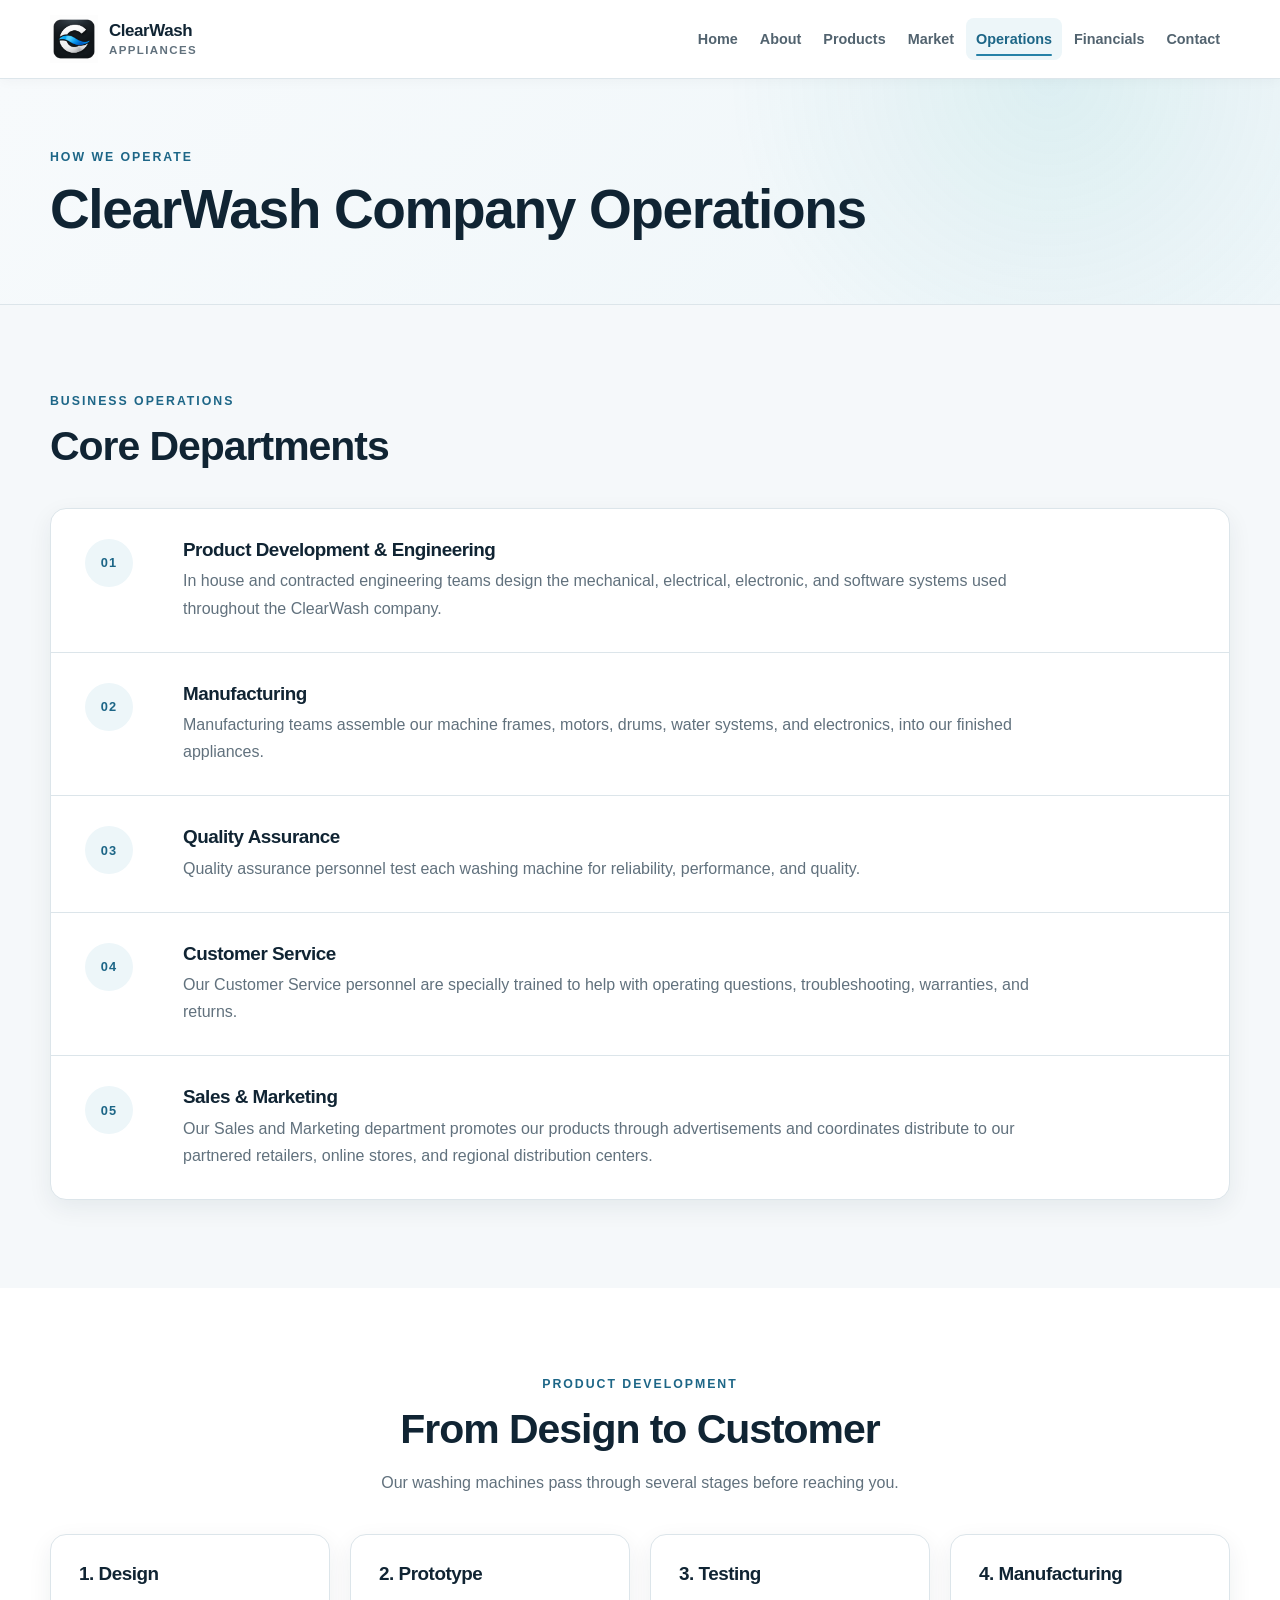
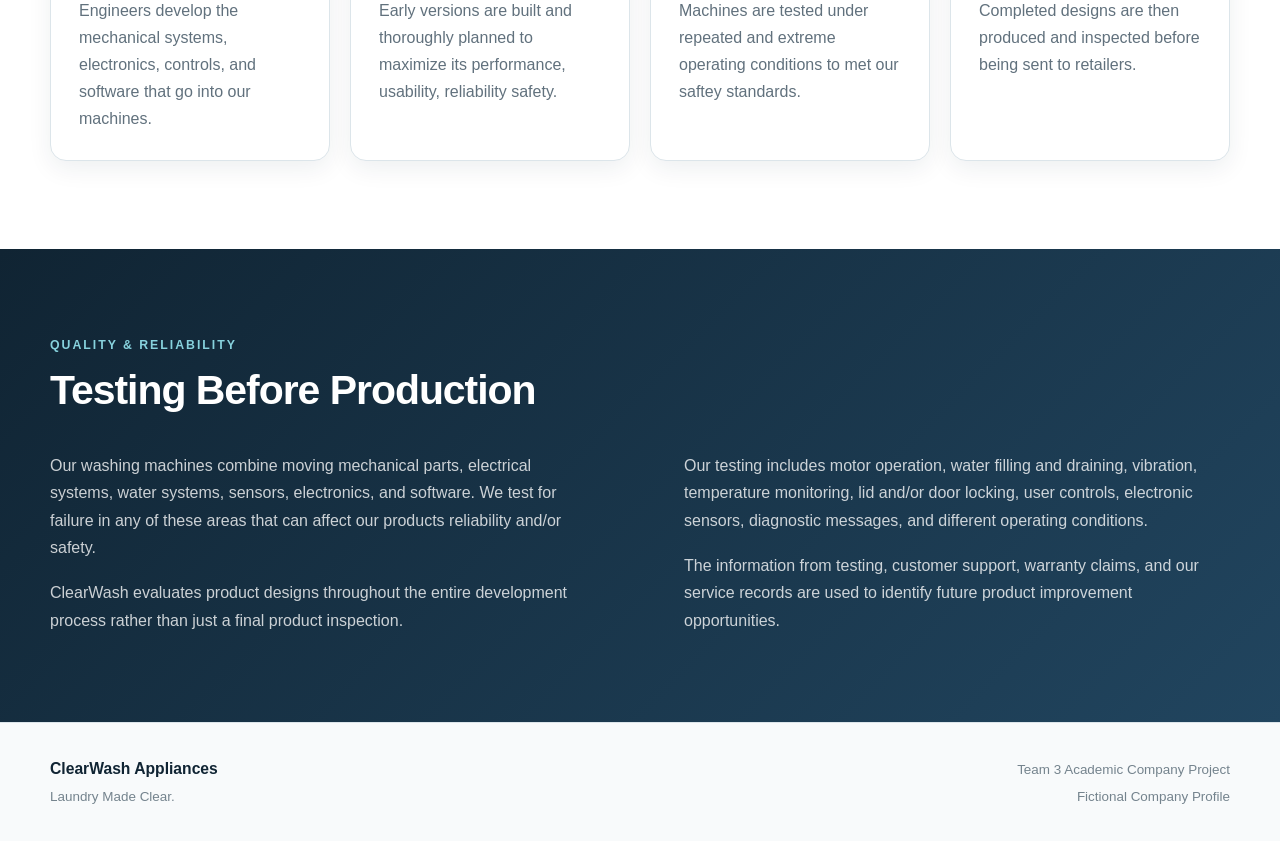
<file: operations.html>
<!DOCTYPE html>
<html lang="en">

<head>
    <meta charset="UTF-8">
    <meta name="viewport" content="width=device-width, initial-scale=1.0">

    <title>ClearWash Appliances | Operations</title>

    <link rel="stylesheet" href="./styles.css">
</head>

<body>

<header class="site-header">
    <div class="container nav-container">

        <a class="brand" href="index.html">

            <img
                class="brand-logo"
                src="./ClearWashLogo.png"
                alt="ClearWash Appliances logo"
            >
        
            <div class="brand-text">
                <span class="brand-name">ClearWash</span>
                <span class="brand-subtitle">Appliances</span>
            </div>
        
        </a>

        <nav>
            <a href="index.html">Home</a>
            <a href="about.html">About</a>
            <a href="products.html">Products</a>
            <a href="market.html">Market</a>
            <a href="operations.html" class="active">Operations</a>
            <a href="financials.html">Financials</a>
            <a href="contact.html">Contact</a>
        </nav>

    </div>
</header>


<main>

    <section class="page-header">

        <div class="container">

            <p class="eyebrow">HOW WE OPERATE</p>

            <h1>ClearWash Company Operations</h1>

        </div>

    </section>


    <section class="section light-section">

        <div class="container">

            <div class="section-heading">

                <p class="eyebrow">
                    BUSINESS OPERATIONS
                </p>

                <h2>Core Departments</h2>

            </div>


            <div class="operations-list">

                <div class="operation">

                    <span>01</span>

                    <div>

                        <h3>
                            Product Development & Engineering
                        </h3>

                        <p>
                            In house and contracted engineering teams design the mechanical,
                            electrical, electronic, and software systems used throughout
                            the ClearWash company.
                        </p>

                    </div>

                </div>


                <div class="operation">

                    <span>02</span>

                    <div>

                        <h3>
                            Manufacturing
                        </h3>

                        <p>
                            Manufacturing teams assemble our machine frames,
                            motors, drums, water systems, and electronics,
                            into our finished appliances.
                        </p>

                    </div>

                </div>


                <div class="operation">

                    <span>03</span>

                    <div>

                        <h3>
                            Quality Assurance
                        </h3>

                        <p>
                            Quality assurance personnel test each washing machine
                            for reliability, performance, and quality.
                        </p>

                    </div>

                </div>


                <div class="operation">

                    <span>04</span>

                    <div>

                        <h3>
                            Customer Service
                        </h3>

                        <p>
                            Our Customer Service personnel are specially
                            trained to help with operating questions,
                            troubleshooting, warranties, and returns.
                        </p>

                    </div>

                </div>


                <div class="operation">

                    <span>05</span>

                    <div>

                        <h3>
                            Sales & Marketing
                        </h3>

                        <p>
                            Our Sales and Marketing department promotes
                            our products through advertisements and 
                            coordinates distribute to our partnered
                            retailers, online stores, and regional
                            distribution centers.
                        </p>

                    </div>

                </div>

            </div>

        </div>

    </section>


    <section class="section">

        <div class="container">

            <div class="section-heading centered">

                <p class="eyebrow">
                    PRODUCT DEVELOPMENT
                </p>

                <h2>From Design to Customer</h2>

                <p>
                    Our washing machines pass through several stages before
                    reaching you.
                </p>

            </div>


            <div class="feature-grid">

                <div class="feature">
                    <h3>1. Design</h3>
                    <p>
                        Engineers develop the mechanical systems, electronics,
                        controls, and software that go into our machines.
                    </p>
                </div>

                <div class="feature">
                    <h3>2. Prototype</h3>
                    <p>
                        Early versions are built and thoroughly planned to maximize
                        its performance, usability, reliability safety.
                    </p>
                </div>

                <div class="feature">
                    <h3>3. Testing</h3>
                    <p>
                        Machines are tested under repeated and extreme
                        operating conditions to met our saftey standards.
                    </p>
                </div>

                <div class="feature">
                    <h3>4. Manufacturing</h3>
                    <p>
                        Completed designs are then produced and inspected 
                        before being sent to retailers.
                    </p>
                </div>

            </div>

        </div>

    </section>


    <section class="section dark-section">

        <div class="container">

            <div class="section-heading">

                <p class="eyebrow light-eyebrow">
                    QUALITY & RELIABILITY
                </p>

                <h2>Testing Before Production</h2>

            </div>

            <div class="two-column">

                <div>

                    <p>
                        Our washing machines combine moving mechanical parts,
                        electrical systems, water systems, sensors, electronics,
                        and software. We test for failure in any of these areas 
                        that can affect our products reliability and/or safety.
                    </p>

                    <p>
                        ClearWash evaluates product designs throughout the entire
                        development process rather than just a final
                        product inspection.
                    </p>

                </div>

                <div>

                    <p>
                        Our testing includes motor operation, water filling and
                        draining, vibration, temperature monitoring, lid and/or door
                        locking, user controls, electronic sensors, diagnostic
                        messages, and different operating conditions.
                    </p>

                    <p>
                        The information from testing, customer support, warranty
                        claims, and  our service records are used to identify
                        future product improvement opportunities.
                    </p>

                </div>

            </div>

        </div>

    </section>

</main>


<footer>

    <div class="container footer-content">

        <div>
            <strong>ClearWash Appliances</strong>
            <p>Laundry Made Clear.</p>
        </div>

        <div>
            <p>Team 3 Academic Company Project</p>
            <p>Fictional Company Profile</p>
        </div>

    </div>

</footer>

</body>
</html>
</file>
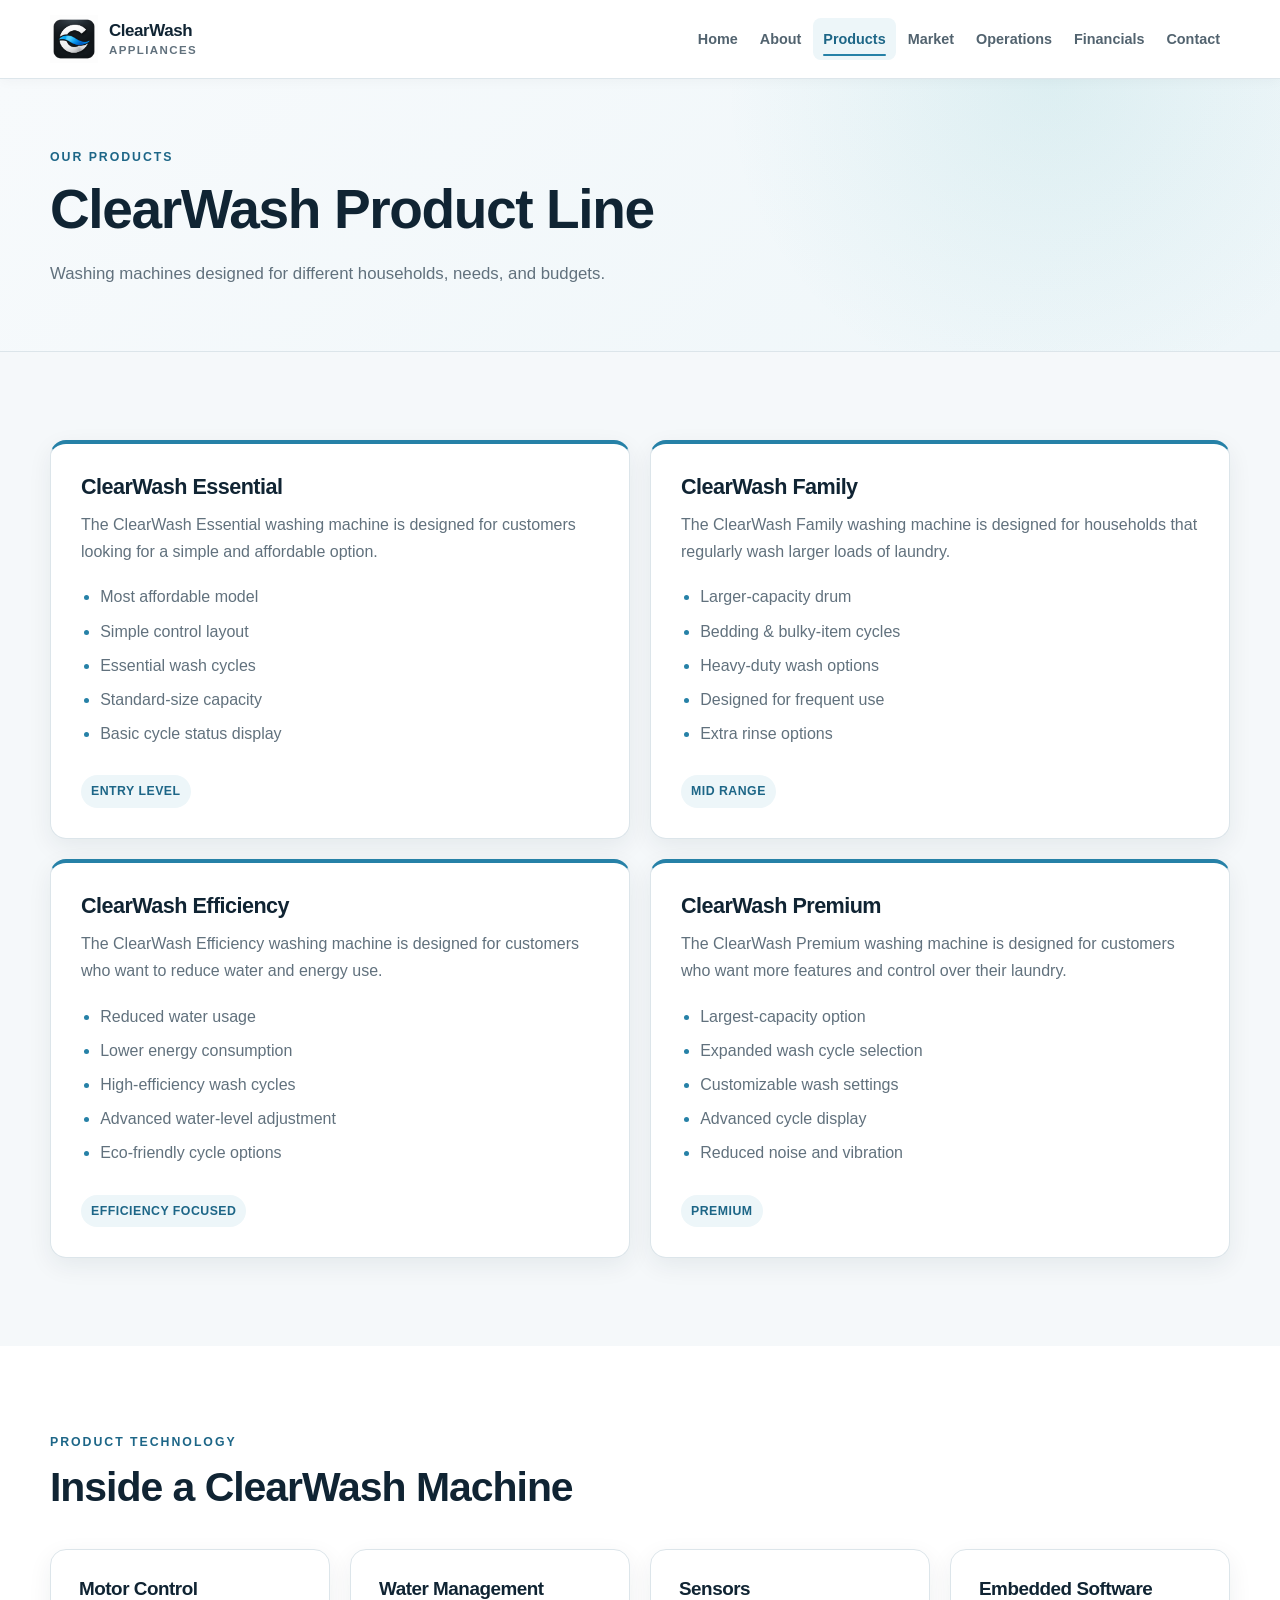
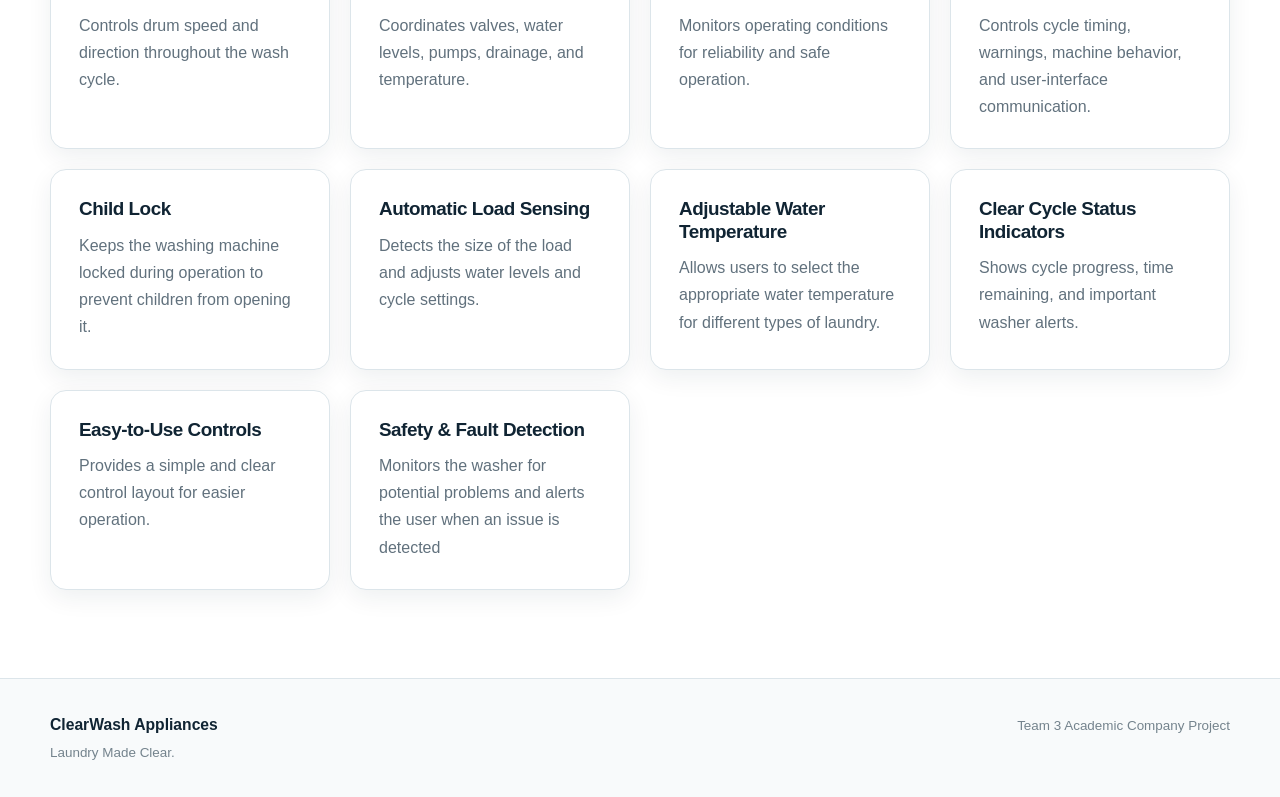
<file: products.html>
<!DOCTYPE html>
<html lang="en">

<head>
    <meta charset="UTF-8">
    <meta name="viewport" content="width=device-width, initial-scale=1.0">

    <title>ClearWash Appliances | Products</title>

    <link rel="stylesheet" href="./styles.css">
</head>

<body>

<header class="site-header">
    <div class="container nav-container">

        <a class="brand" href="index.html">

            <img
                class="brand-logo"
                src="./ClearWashLogo.png"
                alt="ClearWash Appliances logo"
            >
        
            <div class="brand-text">
                <span class="brand-name">ClearWash</span>
                <span class="brand-subtitle">Appliances</span>
            </div>
        
        </a>

        <nav>
            <a href="index.html">Home</a>
            <a href="about.html">About</a>
            <a href="products.html" class="active">Products</a>
            <a href="market.html">Market</a>
            <a href="operations.html">Operations</a>
            <a href="financials.html">Financials</a>
            <a href="contact.html">Contact</a>
        </nav>

    </div>
</header>


<main>

    <section class="page-header">

        <div class="container">

            <p class="eyebrow">
                OUR PRODUCTS
            </p>

            <h1>
                ClearWash Product Line
            </h1>

            <p>
                Washing machines designed for different households,
                needs, and budgets.
            </p>
        </div>
    </section>


    <section class="section light-section">

        <div class="container">

            <div class="product-grid">
                <!-- CLEARWASH ESSENTIAL -->
                <article class="product-card">

                    <h3>
                        ClearWash Essential
                    </h3>

                    <p>
                        The ClearWash Essential washing machine is designed
                        for customers looking for a simple and affordable
                        option.
                    </p>

                    <ul>
                        <li>Most affordable model</li>
                        <li>Simple control layout</li>
                        <li>Essential wash cycles</li>
                        <li>Standard-size capacity</li>
                        <li>Basic cycle status display</li>
                    </ul>

                    <span class="product-level">
                        Entry Level
                    </span>

                </article>


                <!-- CLEARWASH FAMILY -->
                <article class="product-card">

                    <h3>
                        ClearWash Family
                    </h3>

                    <p>
                        The ClearWash Family washing machine is designed
                        for households that regularly wash larger loads
                        of laundry.
                    </p>

                    <ul>
                        <li>Larger-capacity drum</li>
                        <li>Bedding &amp; bulky-item cycles</li>
                        <li>Heavy-duty wash options</li>
                        <li>Designed for frequent use</li>
                        <li>Extra rinse options</li>
                    </ul>

                    <span class="product-level">
                        Mid Range
                    </span>

                </article>


                <!-- CLEARWASH EFFICIENCY -->
                <article class="product-card">

                    <h3>
                        ClearWash Efficiency
                    </h3>

                    <p>
                        The ClearWash Efficiency washing machine is designed
                        for customers who want to reduce water and energy use.
                    </p>

                    <ul>
                        <li>Reduced water usage</li>
                        <li>Lower energy consumption</li>
                        <li>High-efficiency wash cycles</li>
                        <li>Advanced water-level adjustment</li>
                        <li>Eco-friendly cycle options</li>
                    </ul>

                    <span class="product-level">
                        Efficiency Focused
                    </span>

                </article>


                <!-- CLEARWASH PREMIUM -->
                <article class="product-card">

                    <h3>
                        ClearWash Premium
                    </h3>

                    <p>
                        The ClearWash Premium washing machine is designed
                        for customers who want more features and control
                        over their laundry.
                    </p>

                    <ul>
                        <li>Largest-capacity option</li>
                        <li>Expanded wash cycle selection</li>
                        <li>Customizable wash settings</li>
                        <li>Advanced cycle display</li>
                        <li>Reduced noise and vibration</li>
                    </ul>

                    <span class="product-level">
                        Premium
                    </span>

                </article>


            </div>

        </div>

    </section>


    <section class="section">

        <div class="container">
    
            <div class="section-heading">
    
                <p class="eyebrow">
                    PRODUCT TECHNOLOGY
                </p>
    
                <h2>
                    Inside a ClearWash Machine
                </h2>
    
            </div>
    
    
            <div class="feature-grid">
    
                <div class="feature">
    
                    <h3>
                        Motor Control
                    </h3>
    
                    <p>
                        Controls drum speed and direction throughout
                        the wash cycle.
                    </p>
    
                </div>
    
    
                <div class="feature">
    
                    <h3>
                        Water Management
                    </h3>
    
                    <p>
                        Coordinates valves, water levels, pumps,
                        drainage, and temperature.
                    </p>
    
                </div>
    
    
                <div class="feature">
    
                    <h3>
                        Sensors
                    </h3>
    
                    <p>
                        Monitors operating conditions for reliability
                        and safe operation.
                    </p>
    
                </div>
    
    
                <div class="feature">
    
                    <h3>
                        Embedded Software
                    </h3>
    
                    <p>
                        Controls cycle timing, warnings, machine behavior,
                        and user-interface communication.
                    </p>
    
                </div>
    
    
                <div class="feature">
    
                    <h3>
                        Child Lock
                    </h3>
    
                    <p>
                        Keeps the washing machine locked during operation to prevent children from opening it.
                    </p>
    
                </div>
    
    
                <div class="feature">
    
                    <h3>
                        Automatic Load Sensing
                    </h3>
    
                    <p>
                        Detects the size of the load and adjusts water levels and cycle settings.
                    </p>
    
                </div>
    
    
                <div class="feature">
    
                    <h3>
                        Adjustable Water Temperature
                    </h3>
    
                    <p>
                        Allows users to select the appropriate water temperature for different types of laundry.
                    </p>
    
                </div>
    
    
                <div class="feature">
    
                    <h3>
                        Clear Cycle Status Indicators
                    </h3>
    
                    <p>
                        Shows cycle progress, time remaining, and important washer alerts.
                    </p>
    
                </div>
    
    
                <div class="feature">
    
                    <h3>
                        Easy-to-Use Controls
                    </h3>
    
                    <p>
                        Provides a simple and clear control layout for easier operation.
                    </p>
    
                </div>
    
    
                <div class="feature">
    
                    <h3>
                        Safety &amp; Fault Detection
                    </h3>
    
                    <p>
                        Monitors the washer for potential problems and alerts the user when an issue is detected
                    </p>
    
                </div>
    
            </div>
    
        </div>
    
    </section>

</main>


<footer>

    <div class="container footer-content">

        <div>
            <strong>
                ClearWash Appliances
            </strong>

            <p>
                Laundry Made Clear.
            </p>
        </div>

        <div>
            <p>
                Team 3 Academic Company Project
            </p>
        </div>

    </div>

</footer>

</body>

</html>
</file>
<file: styles.css>
:root {
    --navy-950: #102433;
    --navy-900: #173247;
    --navy-800: #21455f;
    --blue-700: #1d6687;
    --blue-600: #2681a7;
    --blue-100: #dceef5;
    --blue-050: #eef7fa;
    --teal-500: #36a6ad;
    --ink: #1c2b36;
    --muted: #61717d;
    --line: #dce5ea;
    --surface: #ffffff;
    --surface-soft: #f5f8fa;
    --surface-blue: #edf6f9;
    --shadow-sm: 0 8px 24px rgba(16, 36, 51, 0.07);
    --shadow-md: 0 18px 44px rgba(16, 36, 51, 0.11);
    --radius-sm: 10px;
    --radius-md: 16px;
    --radius-lg: 24px;
    --container: 1180px;
    --transition: 180ms ease;
}

/* ---------- Reset ---------- */

*,
*::before,
*::after {
    box-sizing: border-box;
}

html {
    scroll-behavior: smooth;
}

body {
    margin: 0;
    min-height: 100vh;
    background: var(--surface);
    color: var(--ink);
    font-family: Inter, ui-sans-serif, -apple-system, BlinkMacSystemFont, "Segoe UI", Roboto, Helvetica, Arial, sans-serif;
    font-size: 16px;
    line-height: 1.7;
    -webkit-font-smoothing: antialiased;
    text-rendering: optimizeLegibility;
}

img {
    display: block;
    max-width: 100%;
}

a {
    color: inherit;
}

button,
input,
select,
textarea {
    font: inherit;
}

p,
h1,
h2,
h3,
ul {
    margin-top: 0;
}

p:last-child,
ul:last-child {
    margin-bottom: 0;
}

h1,
h2,
h3,
strong {
    color: var(--navy-950);
}

h1,
h2,
h3 {
    line-height: 1.18;
    letter-spacing: -0.025em;
}

h1 {
    margin-bottom: 1rem;
    font-size: clamp(2.55rem, 5vw, 4.7rem);
    font-weight: 760;
}

h2 {
    margin-bottom: 1rem;
    font-size: clamp(1.9rem, 3.2vw, 3rem);
    font-weight: 740;
}

h3 {
    margin-bottom: 0.7rem;
    font-size: 1.18rem;
    font-weight: 720;
}

p {
    margin-bottom: 1.15rem;
    color: var(--muted);
}

ul {
    color: var(--muted);
}

::selection {
    background: var(--blue-100);
    color: var(--navy-950);
}

/* ---------- Shared layout ---------- */

.container {
    width: min(calc(100% - 40px), var(--container));
    margin-inline: auto;
}

.section {
    padding: 88px 0;
}

.light-section {
    background: var(--surface-soft);
}

.dark-section {
    background: linear-gradient(135deg, var(--navy-950), var(--navy-800));
    color: #ffffff;
}

.dark-section h2,
.dark-section h3,
.dark-section strong {
    color: #ffffff;
}

.dark-section p,
.dark-section span {
    color: rgba(255, 255, 255, 0.78);
}

.two-column {
    display: grid;
    grid-template-columns: minmax(0, 1fr) minmax(0, 1fr);
    gap: clamp(40px, 7vw, 88px);
    align-items: start;
}

.section-heading {
    max-width: 760px;
    margin-bottom: 38px;
}

.section-heading.centered,
.centered {
    margin-inline: auto;
    text-align: center;
}

.section-heading.centered p {
    margin-inline: auto;
}

.eyebrow,
.small-label,
.contact-label {
    margin-bottom: 0.7rem;
    color: var(--blue-700);
    font-size: 0.77rem;
    font-weight: 780;
    letter-spacing: 0.16em;
    line-height: 1.4;
    text-transform: uppercase;
}

.light-eyebrow {
    color: #87d2dd !important;
}

/* ---------- Header and navigation ---------- */

.site-header {
    position: sticky;
    top: 0;
    z-index: 1000;
    background: rgba(255, 255, 255, 0.96);
    border-bottom: 1px solid rgba(220, 229, 234, 0.95);
    box-shadow: 0 2px 12px rgba(16, 36, 51, 0.035);
    backdrop-filter: blur(12px);
}

.nav-container {
    display: flex;
    min-height: 78px;
    align-items: center;
    justify-content: space-between;
    gap: 26px;
}

.brand {
    display: inline-flex;
    flex: 0 0 auto;
    align-items: center;
    gap: 11px;
    color: var(--navy-950);
    text-decoration: none;
}

.brand-logo {
    width: 48px;
    height: 48px;
    object-fit: contain;
}

.brand-text {
    display: flex;
    flex-direction: column;
    line-height: 1.05;
}

.brand-name {
    font-size: 1.06rem;
    font-weight: 790;
    letter-spacing: -0.025em;
}

.brand-subtitle {
    margin-top: 4px;
    color: var(--muted);
    font-size: 0.72rem;
    font-weight: 680;
    letter-spacing: 0.12em;
    text-transform: uppercase;
}

nav {
    display: flex;
    align-items: center;
    justify-content: flex-end;
    gap: 2px;
}

nav a {
    position: relative;
    display: inline-flex;
    align-items: center;
    min-height: 42px;
    padding: 0 10px;
    border-radius: 8px;
    color: #52636f;
    font-size: 0.9rem;
    font-weight: 650;
    text-decoration: none;
    white-space: nowrap;
    transition: color var(--transition), background var(--transition);
}

nav a:hover {
    background: var(--blue-050);
    color: var(--blue-700);
}

nav a.active {
    background: var(--surface-blue);
    color: var(--blue-700);
}

nav a.active::after {
    position: absolute;
    right: 10px;
    bottom: 4px;
    left: 10px;
    height: 2px;
    border-radius: 999px;
    background: var(--blue-600);
    content: "";
}

/* Fallback logo styling used only by challenge.html */
.logo {
    display: grid;
    width: 48px;
    height: 48px;
    place-items: center;
    border-radius: 14px;
    background: linear-gradient(145deg, var(--blue-700), var(--teal-500));
    box-shadow: 0 7px 18px rgba(29, 102, 135, 0.2);
}

.logo-door {
    display: grid;
    width: 28px;
    height: 28px;
    place-items: center;
    border: 3px solid #ffffff;
    border-radius: 50%;
}

.logo-water {
    color: #ffffff;
    font-size: 1rem;
    font-weight: 800;
    line-height: 1;
}

/* ---------- Hero / home ---------- */

.hero {
    position: relative;
    overflow: hidden;
    padding: 92px 0 86px;
    background:
        radial-gradient(circle at 78% 22%, rgba(54, 166, 173, 0.15), transparent 32%),
        linear-gradient(145deg, #f7fbfc 0%, #edf6f9 100%);
}

.hero::before {
    position: absolute;
    top: -180px;
    right: -180px;
    width: 520px;
    height: 520px;
    border: 1px solid rgba(38, 129, 167, 0.10);
    border-radius: 50%;
    content: "";
}

.hero-grid {
    position: relative;
    display: grid;
    grid-template-columns: minmax(0, 1.02fr) minmax(380px, 0.98fr);
    gap: clamp(46px, 8vw, 100px);
    align-items: center;
}

.hero-content {
    max-width: 660px;
}

.hero h1 {
    max-width: 720px;
    margin-bottom: 24px;
}

.hero h1 span {
    color: var(--blue-700);
}

.hero-description {
    max-width: 610px;
    margin-bottom: 32px;
    font-size: 1.08rem;
}

.hero-buttons {
    display: flex;
    flex-wrap: wrap;
    gap: 12px;
}

.button {
    display: inline-flex;
    min-height: 48px;
    align-items: center;
    justify-content: center;
    padding: 0 20px;
    border: 1px solid transparent;
    border-radius: 10px;
    font-weight: 720;
    line-height: 1.2;
    text-decoration: none;
    cursor: pointer;
    transition: transform var(--transition), box-shadow var(--transition), background var(--transition), border-color var(--transition);
}

.button:hover {
    transform: translateY(-1px);
}

.primary-button {
    background: var(--blue-700);
    color: #ffffff;
    box-shadow: 0 8px 20px rgba(29, 102, 135, 0.19);
}

.primary-button:hover {
    background: #175977;
    box-shadow: 0 10px 25px rgba(29, 102, 135, 0.24);
}

.secondary-button {
    border-color: #bfd4df;
    background: rgba(255, 255, 255, 0.72);
    color: var(--navy-900);
}

.secondary-button:hover {
    border-color: #9ebfcf;
    background: #ffffff;
}

.washer-card {
    display: grid;
    min-height: 430px;
    place-items: center;
    padding: clamp(30px, 5vw, 60px);
    border: 1px solid rgba(190, 213, 224, 0.8);
    border-radius: var(--radius-lg);
    background: rgba(255, 255, 255, 0.8);
    box-shadow: var(--shadow-md);
}

.washer-thumbnail {
    width: min(100%, 410px);
    max-height: 410px;
    object-fit: contain;
    filter: drop-shadow(0 18px 20px rgba(16, 36, 51, 0.12));
}

/* ---------- Page header ---------- */

.page-header {
    padding: 70px 0 62px;
    border-bottom: 1px solid var(--line);
    background:
        radial-gradient(circle at 82% 0%, rgba(54, 166, 173, 0.11), transparent 30%),
        linear-gradient(135deg, #f7fafc 0%, #eef6f9 100%);
}

.page-header .container {
    max-width: var(--container);
}

.page-header h1 {
    max-width: 900px;
    margin-bottom: 0;
    font-size: clamp(2.4rem, 4.3vw, 4rem);
}

.page-header .container > p:not(.eyebrow) {
    max-width: 760px;
    margin-top: 18px;
    margin-bottom: 0;
    font-size: 1.05rem;
}

/* ---------- Cards and reusable grids ---------- */

.highlight-card,
.market-position,
.financial-card,
.contact-card,
.product-card,
.accessibility-card,
.feature {
    border: 1px solid var(--line);
    background: var(--surface);
    box-shadow: var(--shadow-sm);
}

.highlight-card,
.market-position {
    padding: clamp(28px, 4vw, 42px);
    border-radius: var(--radius-md);
}

.highlight-card {
    position: relative;
    overflow: hidden;
    border-top: 4px solid var(--blue-600);
}

.highlight-card::after {
    position: absolute;
    top: -65px;
    right: -65px;
    width: 150px;
    height: 150px;
    border-radius: 50%;
    background: rgba(54, 166, 173, 0.09);
    content: "";
}

.highlight-card h3:not(:first-child) {
    margin-top: 28px;
}

.tag-list {
    display: flex;
    flex-wrap: wrap;
    gap: 9px;
}

.tag-list span {
    padding: 7px 11px;
    border: 1px solid #cbe0e9;
    border-radius: 999px;
    background: var(--surface-blue);
    color: var(--blue-700);
    font-size: 0.82rem;
    font-weight: 680;
}

.accessibility-grid,
.feature-grid,
.contact-grid,
.product-grid {
    display: grid;
    grid-template-columns: repeat(4, minmax(0, 1fr));
    gap: 20px;
}

.accessibility-card,
.feature,
.contact-card,
.product-card {
    border-radius: var(--radius-md);
}

.accessibility-card,
.feature,
.contact-card {
    padding: 28px;
}

.accessibility-card,
.feature {
    transition: transform var(--transition), box-shadow var(--transition), border-color var(--transition);
}

.accessibility-card:hover,
.feature:hover {
    transform: translateY(-3px);
    border-color: #c1d5df;
    box-shadow: 0 14px 30px rgba(16, 36, 51, 0.09);
}

.accessibility-card .number {
    display: inline-block;
    margin-bottom: 14px;
    color: var(--blue-600);
    font-size: 0.78rem;
    font-weight: 800;
    letter-spacing: 0.13em;
}

.feature-grid {
    grid-template-columns: repeat(4, minmax(0, 1fr));
}

.feature {
    min-height: 100%;
}

/* ---------- Stats ---------- */

.stats {
    background: var(--navy-950);
    color: #ffffff;
}

.stats-grid {
    display: grid;
    grid-template-columns: repeat(4, 1fr);
}

.stat {
    position: relative;
    padding: 34px 24px;
    text-align: center;
}

.stat:not(:last-child)::after {
    position: absolute;
    top: 25%;
    right: 0;
    width: 1px;
    height: 50%;
    background: rgba(255, 255, 255, 0.14);
    content: "";
}

.stat h2 {
    margin-bottom: 6px;
    color: #ffffff;
    font-size: clamp(2rem, 4vw, 3rem);
}

.stat p {
    margin: 0;
    color: rgba(255, 255, 255, 0.7);
    font-size: 0.92rem;
}

/* ---------- Market ---------- */

.market-position {
    background: linear-gradient(145deg, #ffffff, #f4fafc);
}

.market-position .small-label {
    display: inline-block;
    margin-bottom: 18px;
}

/* ---------- Products ---------- */

/* Keep the Products page at the same visual scale as the rest of the site.
   A two-column product layout prevents the four cards from appearing
   visually compressed on desktop. */
.product-grid {
    grid-template-columns: repeat(2, minmax(0, 1fr));
    align-items: stretch;
}

.product-card {
    position: relative;
    display: flex;
    min-height: 100%;
    flex-direction: column;
    overflow: hidden;
    padding: 30px;
    border-top: 4px solid var(--blue-600);
}

.product-card h3 {
    font-size: 1.35rem;
}

.product-card ul {
    display: grid;
    gap: 7px;
    padding-left: 1.2rem;
    margin-bottom: 28px;
}

.product-card li::marker {
    color: var(--blue-600);
}

.product-level {
    display: inline-flex;
    align-self: flex-start;
    margin-top: auto;
    padding: 6px 10px;
    border-radius: 999px;
    background: var(--surface-blue);
    color: var(--blue-700);
    font-size: 0.77rem;
    font-weight: 750;
    letter-spacing: 0.04em;
    text-transform: uppercase;
}


/* ---------- Operations ---------- */

.operations-list {
    overflow: hidden;
    border: 1px solid var(--line);
    border-radius: var(--radius-md);
    background: var(--surface);
    box-shadow: var(--shadow-sm);
}

.operation {
    display: grid;
    grid-template-columns: 74px minmax(0, 1fr);
    gap: 24px;
    padding: 30px 34px;
    align-items: start;
}

.operation + .operation {
    border-top: 1px solid var(--line);
}

.operation > span {
    display: grid;
    width: 48px;
    height: 48px;
    place-items: center;
    border-radius: 50%;
    background: var(--surface-blue);
    color: var(--blue-700);
    font-size: 0.8rem;
    font-weight: 800;
    letter-spacing: 0.08em;
}

.operation h3 {
    margin-bottom: 6px;
}

.operation p {
    max-width: 850px;
}

.dark-section .feature {
    border-color: rgba(255, 255, 255, 0.13);
    background: rgba(255, 255, 255, 0.055);
    box-shadow: none;
}

.dark-section .feature:hover {
    border-color: rgba(255, 255, 255, 0.23);
    box-shadow: none;
}

/* ---------- Financials ---------- */

.financial-card {
    max-width: 900px;
    margin-inline: auto;
    overflow: hidden;
    border-radius: var(--radius-md);
}

.financial-row {
    display: flex;
    align-items: center;
    justify-content: space-between;
    gap: 28px;
    padding: 20px 26px;
}

.financial-row + .financial-row {
    border-top: 1px solid var(--line);
}

.financial-row:nth-child(even) {
    background: #f9fbfc;
}

.financial-row span {
    color: var(--muted);
}

.financial-row strong {
    flex: 0 0 auto;
    color: var(--navy-950);
    text-align: right;
}

/* ---------- Contact ---------- */

.contact-grid {
    grid-template-columns: repeat(2, minmax(0, 1fr));
    max-width: 980px;
    margin-inline: auto;
}

.contact-card {
    min-height: 100%;
}

.contact-label {
    display: inline-block;
}

.contact-card p {
    margin-bottom: 0.4rem;
}

.contact-form {
    padding: clamp(28px, 4vw, 40px);
    border: 1px solid var(--line);
    border-radius: var(--radius-md);
    background: var(--surface);
    box-shadow: var(--shadow-sm);
}

.form-group {
    margin-bottom: 20px;
}

.form-group label {
    display: block;
    margin-bottom: 7px;
    color: var(--navy-900);
    font-size: 0.9rem;
    font-weight: 690;
}

.form-group input,
.form-group select,
.form-group textarea {
    width: 100%;
    border: 1px solid #cfdbe1;
    border-radius: 9px;
    outline: 0;
    background: #ffffff;
    color: var(--ink);
    transition: border-color var(--transition), box-shadow var(--transition);
}

.form-group input,
.form-group select {
    min-height: 48px;
    padding: 0 13px;
}

.form-group textarea {
    min-height: 160px;
    padding: 12px 13px;
    resize: vertical;
}

.form-group input:focus,
.form-group select:focus,
.form-group textarea:focus {
    border-color: var(--blue-600);
    box-shadow: 0 0 0 3px rgba(38, 129, 167, 0.12);
}

.contact-form .button {
    border: 0;
}

.form-note {
    margin-top: 14px;
    color: #7b8992;
    font-size: 0.82rem;
}

.competitor-grid {
    display: grid;
    grid-template-columns: repeat(2, minmax(0, 1fr));
    gap: 14px;
}

.competitor-grid > div {
    display: grid;
    gap: 6px;
    padding: 22px 24px;
    border: 1px solid rgba(255, 255, 255, 0.13);
    border-radius: var(--radius-sm);
    background: rgba(255, 255, 255, 0.055);
}

.competitor-grid strong {
    color: #ffffff;
}

.competitor-grid span {
    color: rgba(255, 255, 255, 0.72);
}

/* ---------- Challenge ---------- */

.challenge-section {
    position: relative;
    overflow: hidden;
    padding: 92px 0;
    background: linear-gradient(135deg, var(--navy-950), #1b4c68);
    color: #ffffff;
}

.challenge-section::after {
    position: absolute;
    right: -130px;
    bottom: -220px;
    width: 480px;
    height: 480px;
    border: 1px solid rgba(255, 255, 255, 0.10);
    border-radius: 50%;
    content: "";
}

.challenge-content {
    position: relative;
    z-index: 1;
    max-width: 880px;
}

.challenge-content h1,
.challenge-content h2 {
    color: #ffffff;
}

.challenge-content h2 {
    font-size: clamp(2rem, 4vw, 3.4rem);
}

.challenge-content p:not(.eyebrow) {
    max-width: 760px;
    color: rgba(255, 255, 255, 0.78);
    font-size: 1.06rem;
}

/* ---------- Footer ---------- */

footer {
    padding: 32px 0;
    border-top: 1px solid var(--line);
    background: #f8fafb;
}

.footer-content {
    display: flex;
    align-items: flex-start;
    justify-content: space-between;
    gap: 32px;
}

.footer-content > div:last-child {
    text-align: right;
}

.footer-content strong {
    font-size: 0.98rem;
}

.footer-content p {
    margin: 4px 0 0;
    color: #74838d;
    font-size: 0.84rem;
}

/* ---------- Accessibility / interaction ---------- */

a:focus-visible,
button:focus-visible,
input:focus-visible,
select:focus-visible,
textarea:focus-visible {
    outline: 3px solid rgba(38, 129, 167, 0.28);
    outline-offset: 2px;
}

/* ---------- Responsive ---------- */

@media (max-width: 1120px) {
    .nav-container {
        min-height: 74px;
    }

    nav a {
        padding-inline: 7px;
        font-size: 0.84rem;
    }

    .product-grid,
    .accessibility-grid {
        grid-template-columns: repeat(2, minmax(0, 1fr));
    }

    .feature-grid {
        grid-template-columns: repeat(2, minmax(0, 1fr));
    }
}

@media (max-width: 940px) {
    .nav-container {
        flex-wrap: wrap;
        padding-top: 12px;
        padding-bottom: 10px;
    }

    nav {
        order: 2;
        width: 100%;
        justify-content: flex-start;
        overflow-x: auto;
        padding-bottom: 2px;
        scrollbar-width: thin;
    }

    nav a {
        flex: 0 0 auto;
    }

    .hero-grid {
        grid-template-columns: 1fr;
    }

    .hero-content {
        max-width: 740px;
    }

    .washer-card {
        min-height: 360px;
    }

    .two-column {
        grid-template-columns: 1fr;
        gap: 38px;
    }

    .stats-grid {
        grid-template-columns: repeat(2, 1fr);
    }

    .stat:nth-child(2)::after {
        display: none;
    }

    .stat:nth-child(n + 3) {
        border-top: 1px solid rgba(255, 255, 255, 0.14);
    }
}

@media (max-width: 680px) {
    .container {
        width: min(calc(100% - 28px), var(--container));
    }

    .section {
        padding: 64px 0;
    }

    .hero {
        padding: 66px 0;
    }

    .page-header {
        padding: 54px 0 48px;
    }

    .brand-logo,
    .logo {
        width: 43px;
        height: 43px;
    }

    .brand-name {
        font-size: 1rem;
    }

    .hero-buttons {
        flex-direction: column;
    }

    .hero-buttons .button {
        width: 100%;
    }

    .washer-card {
        min-height: 290px;
        padding: 28px;
    }

    .product-grid,
    .accessibility-grid,
    .feature-grid,
    .contact-grid,
    .competitor-grid {
        grid-template-columns: 1fr;
    }

    .operation {
        grid-template-columns: 52px minmax(0, 1fr);
        gap: 16px;
        padding: 24px 20px;
    }

    .operation > span {
        width: 42px;
        height: 42px;
    }

    .financial-row {
        align-items: flex-start;
        flex-direction: column;
        gap: 4px;
        padding: 18px 20px;
    }

    .financial-row strong {
        text-align: left;
    }

    .footer-content {
        flex-direction: column;
        gap: 16px;
    }

    .footer-content > div:last-child {
        text-align: left;
    }

    .challenge-section {
        padding: 70px 0;
    }
}

@media (max-width: 480px) {
    body {
        font-size: 15px;
    }

    .stats-grid {
        grid-template-columns: 1fr;
    }

    .stat:not(:last-child)::after {
        display: none;
    }

    .stat + .stat {
        border-top: 1px solid rgba(255, 255, 255, 0.14);
    }

    .highlight-card,
    .market-position,
    .accessibility-card,
    .feature,
    .contact-card,
    .product-card,
    .contact-form {
        padding: 24px 20px;
    }
}

@media (prefers-reduced-motion: reduce) {
    *,
    *::before,
    *::after {
        scroll-behavior: auto !important;
        transition-duration: 0.01ms !important;
        animation-duration: 0.01ms !important;
        animation-iteration-count: 1 !important;
    }
}
</file>
